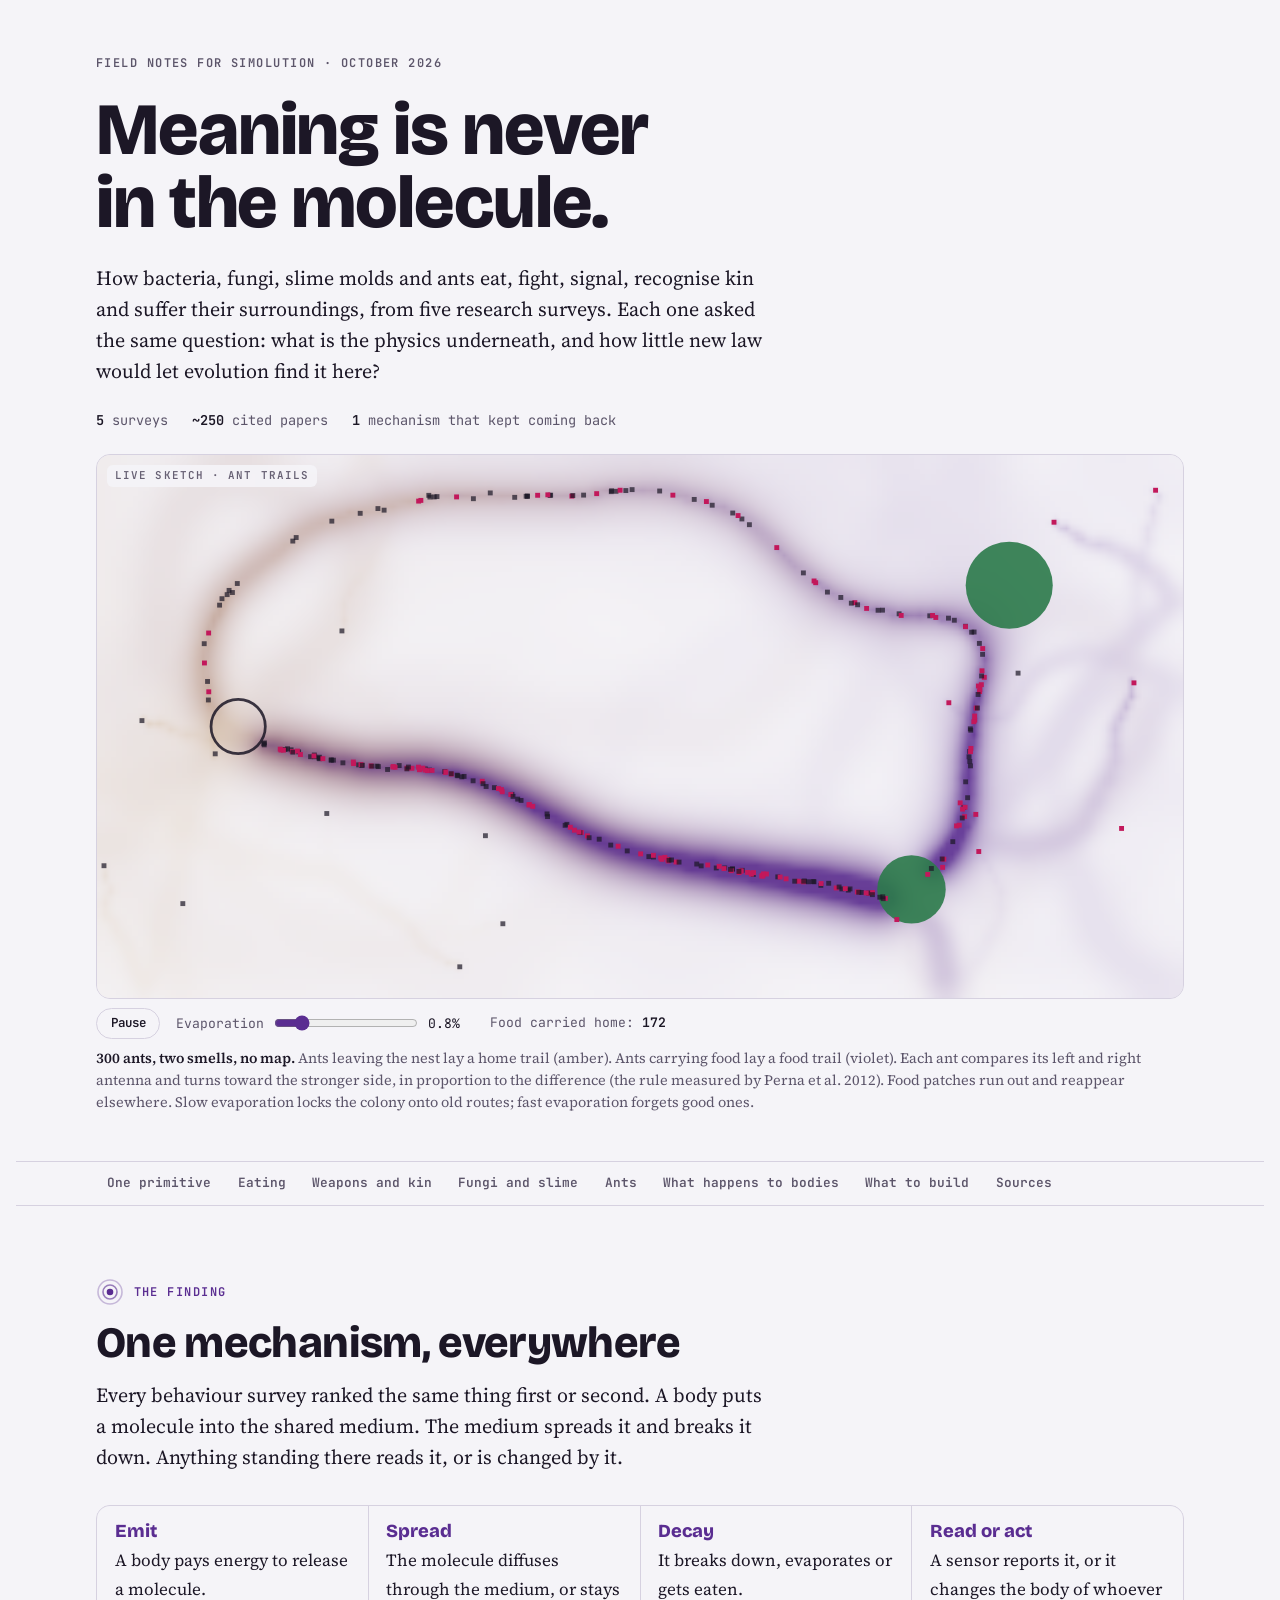
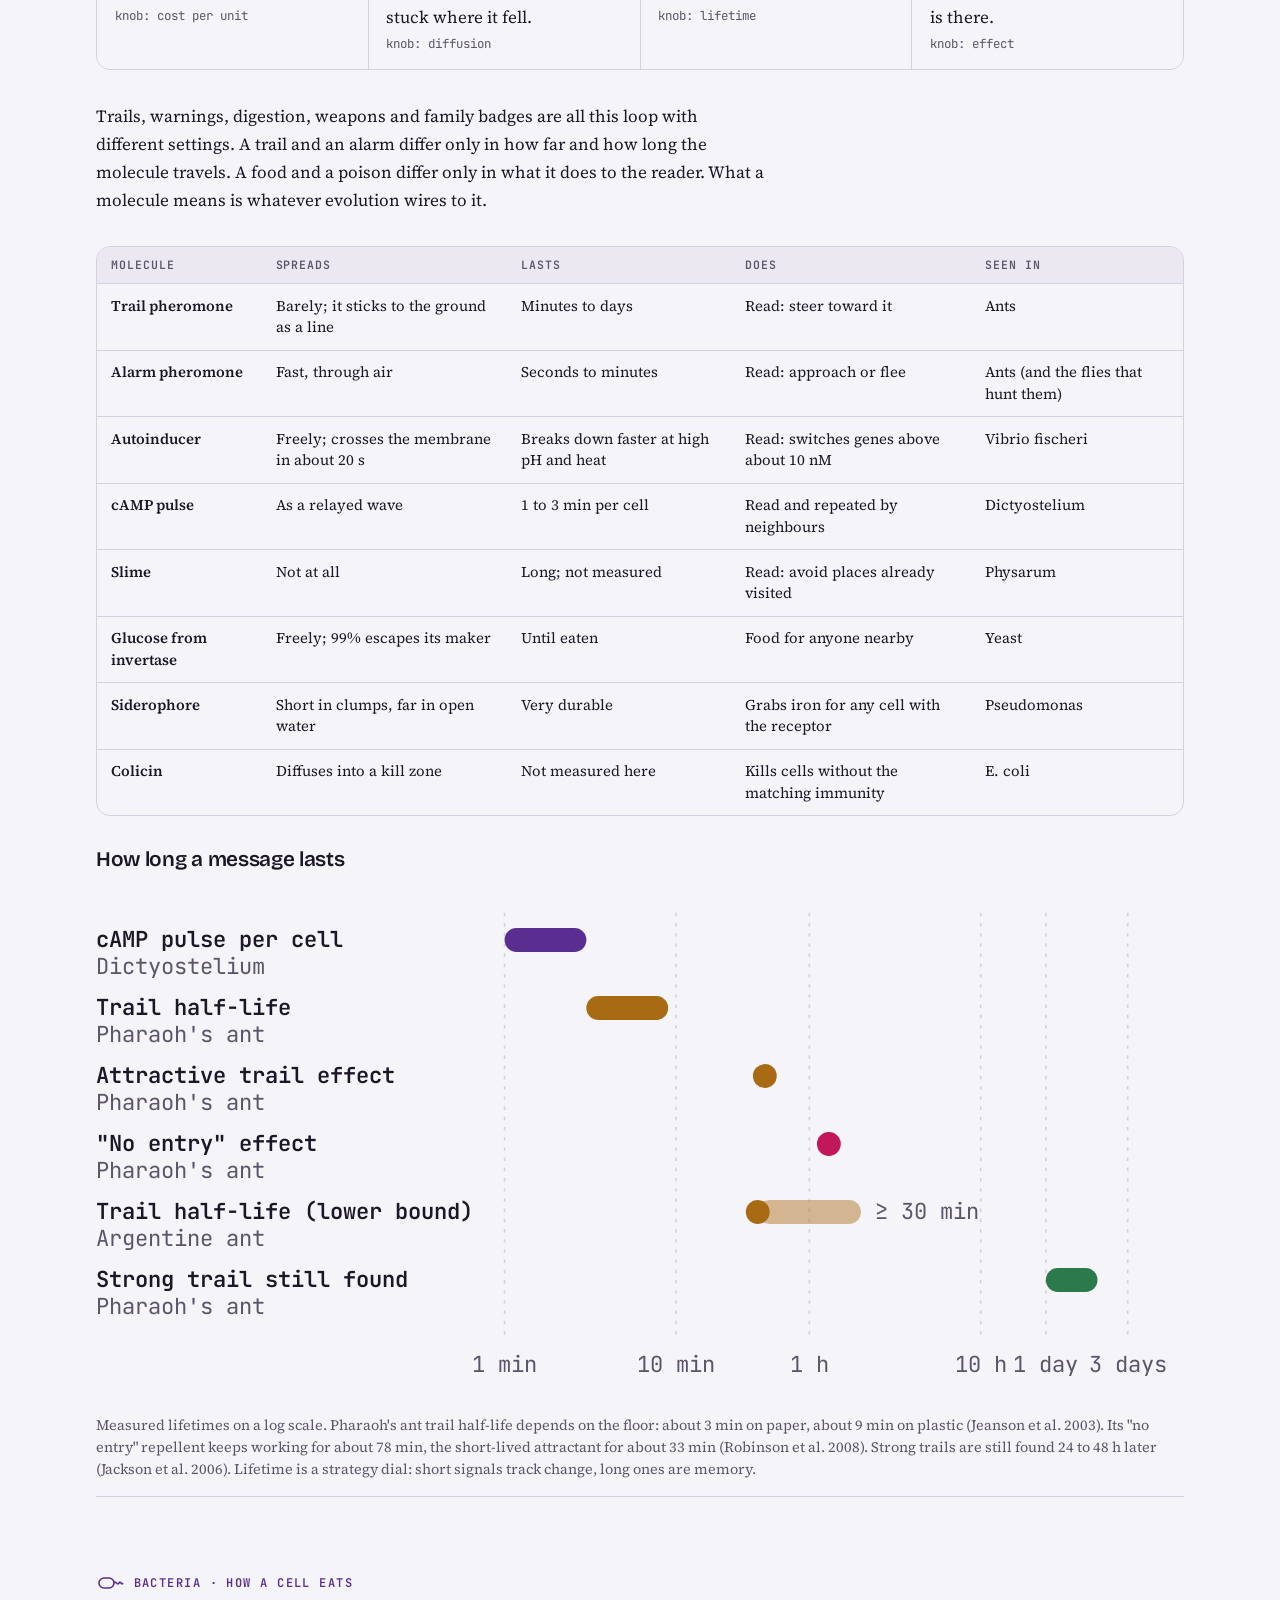
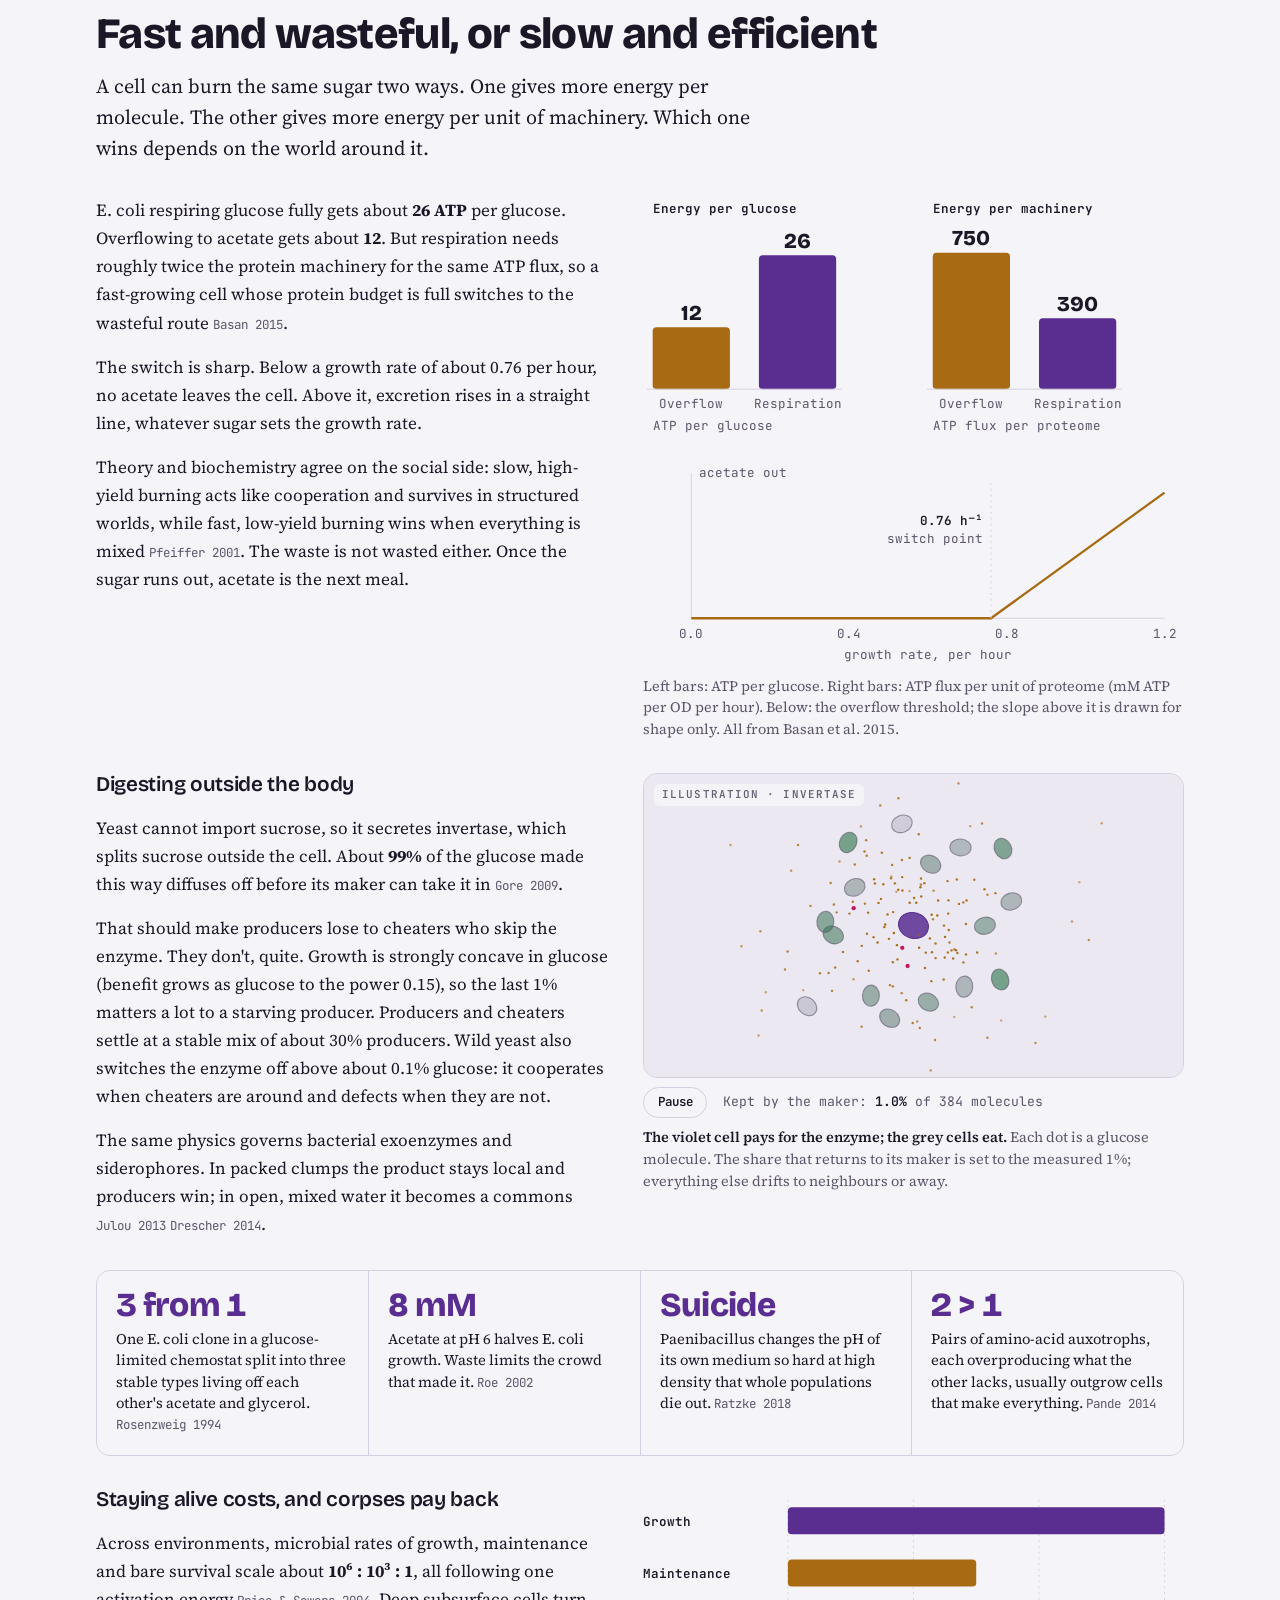
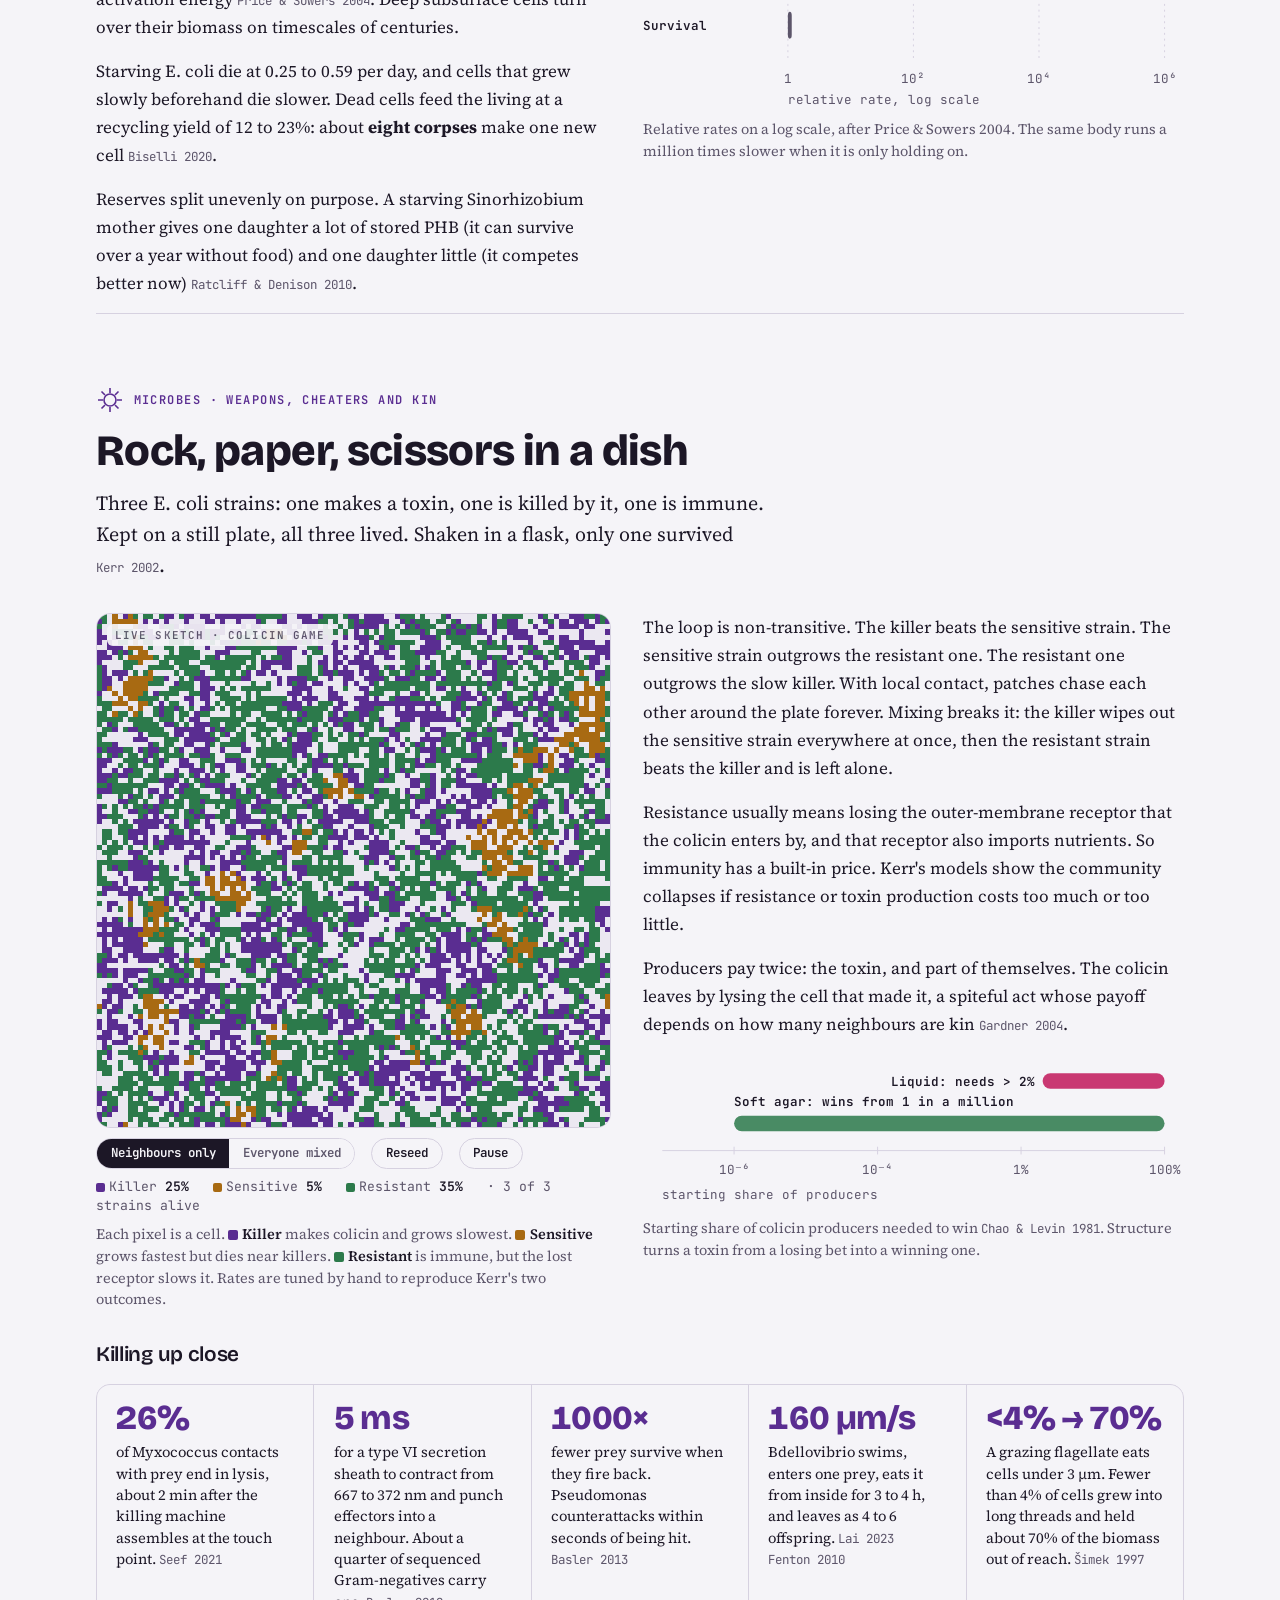
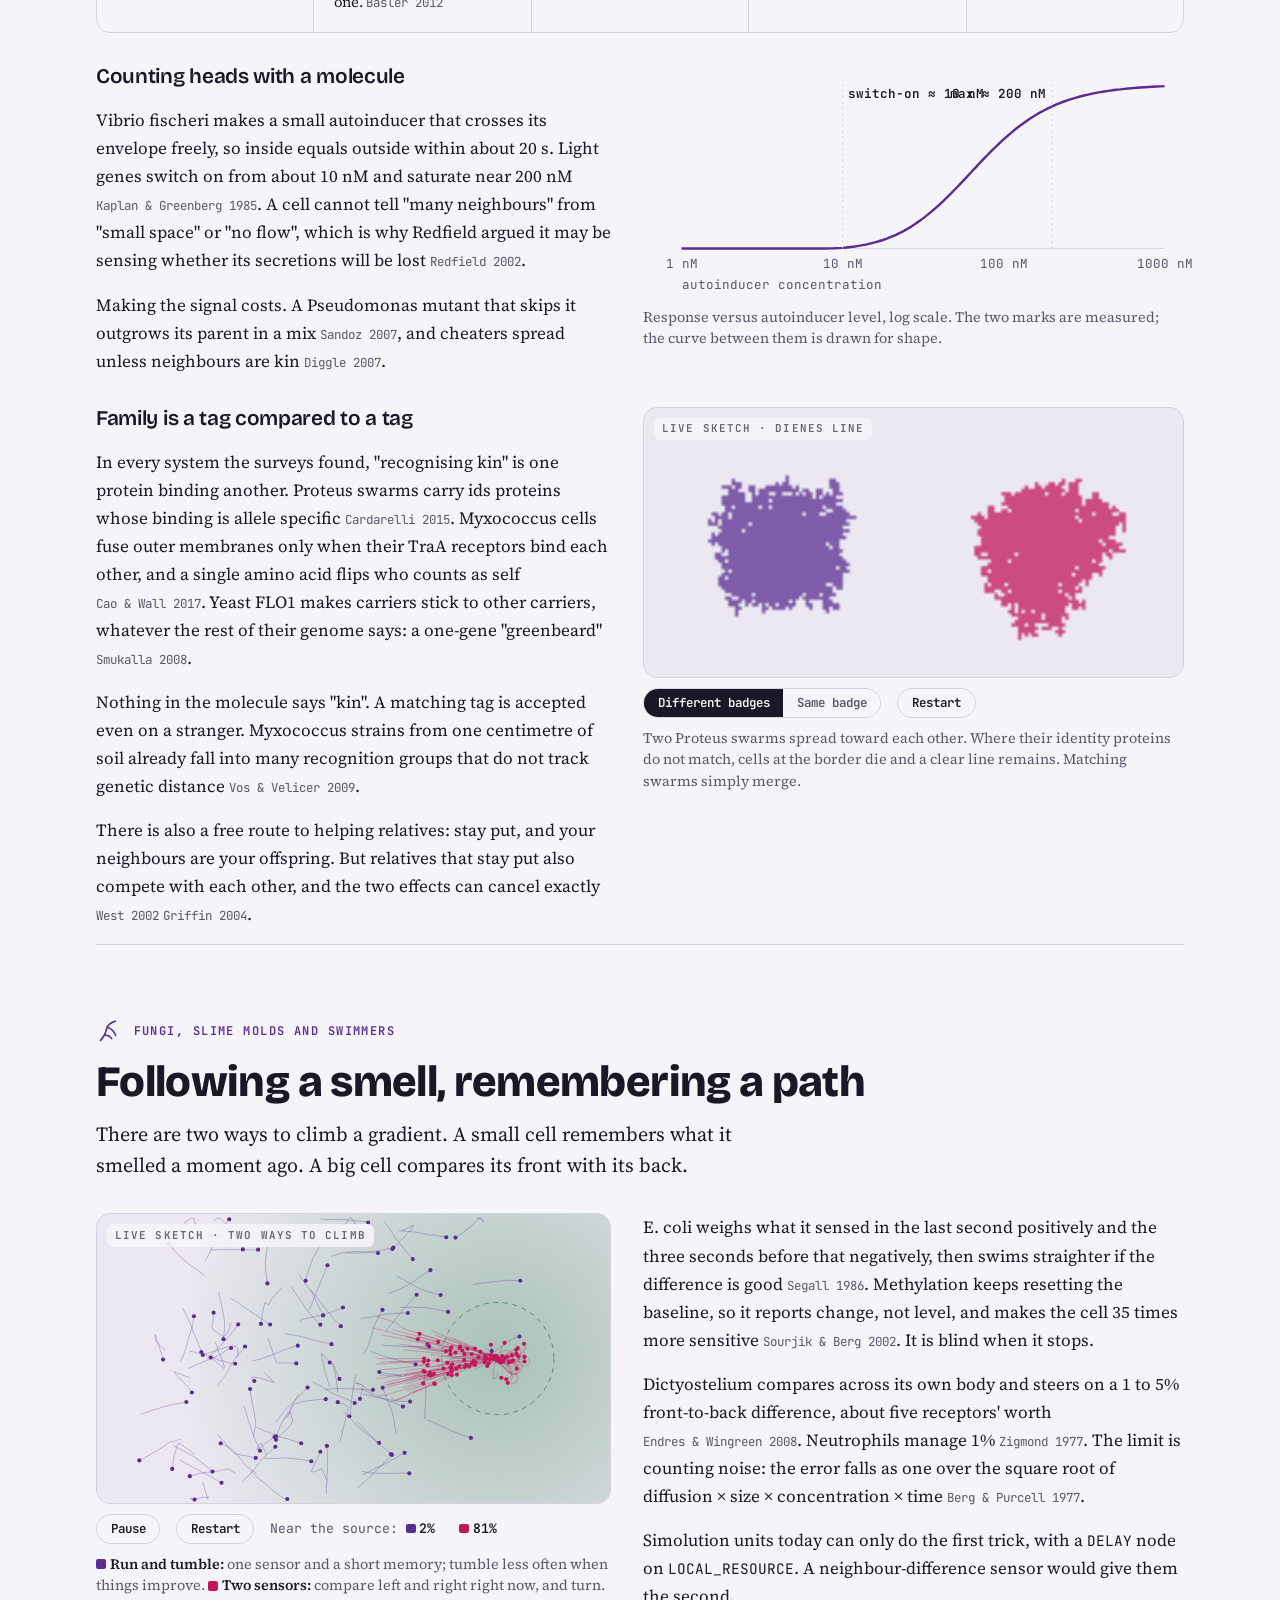
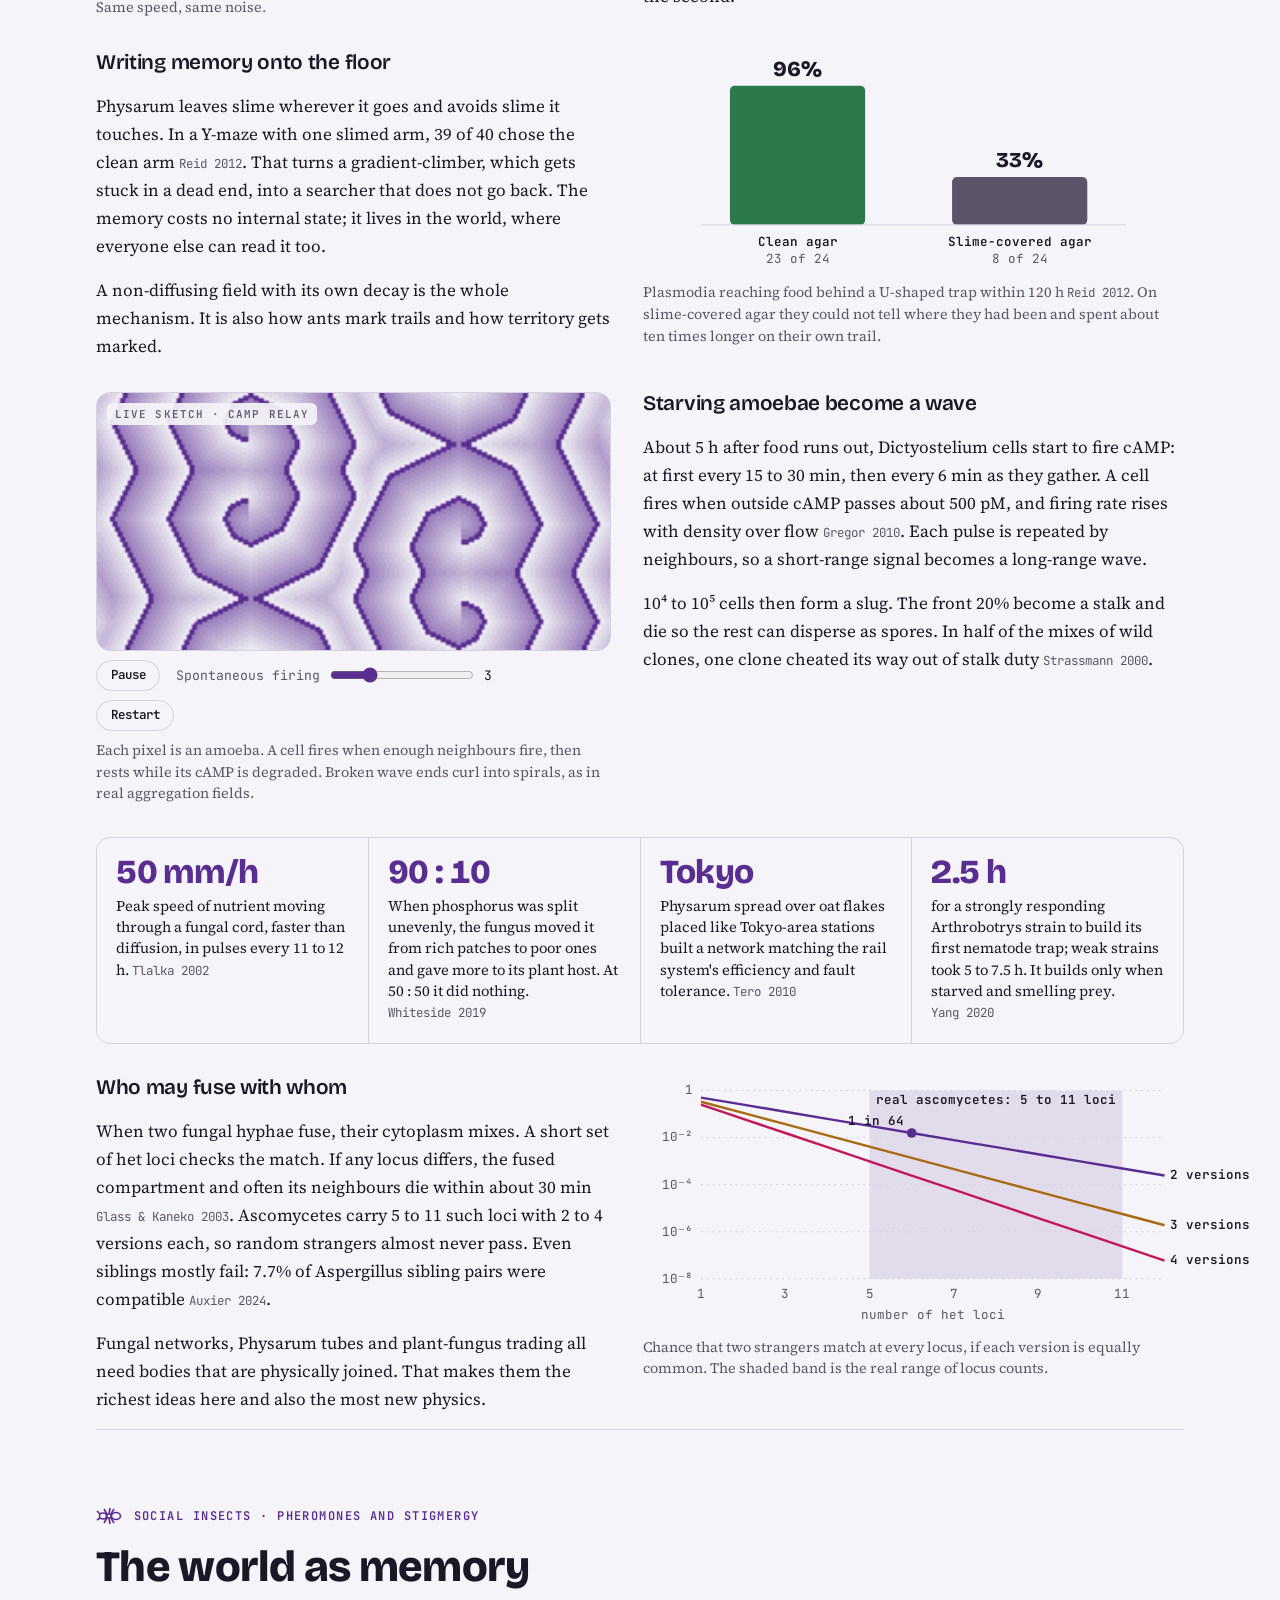
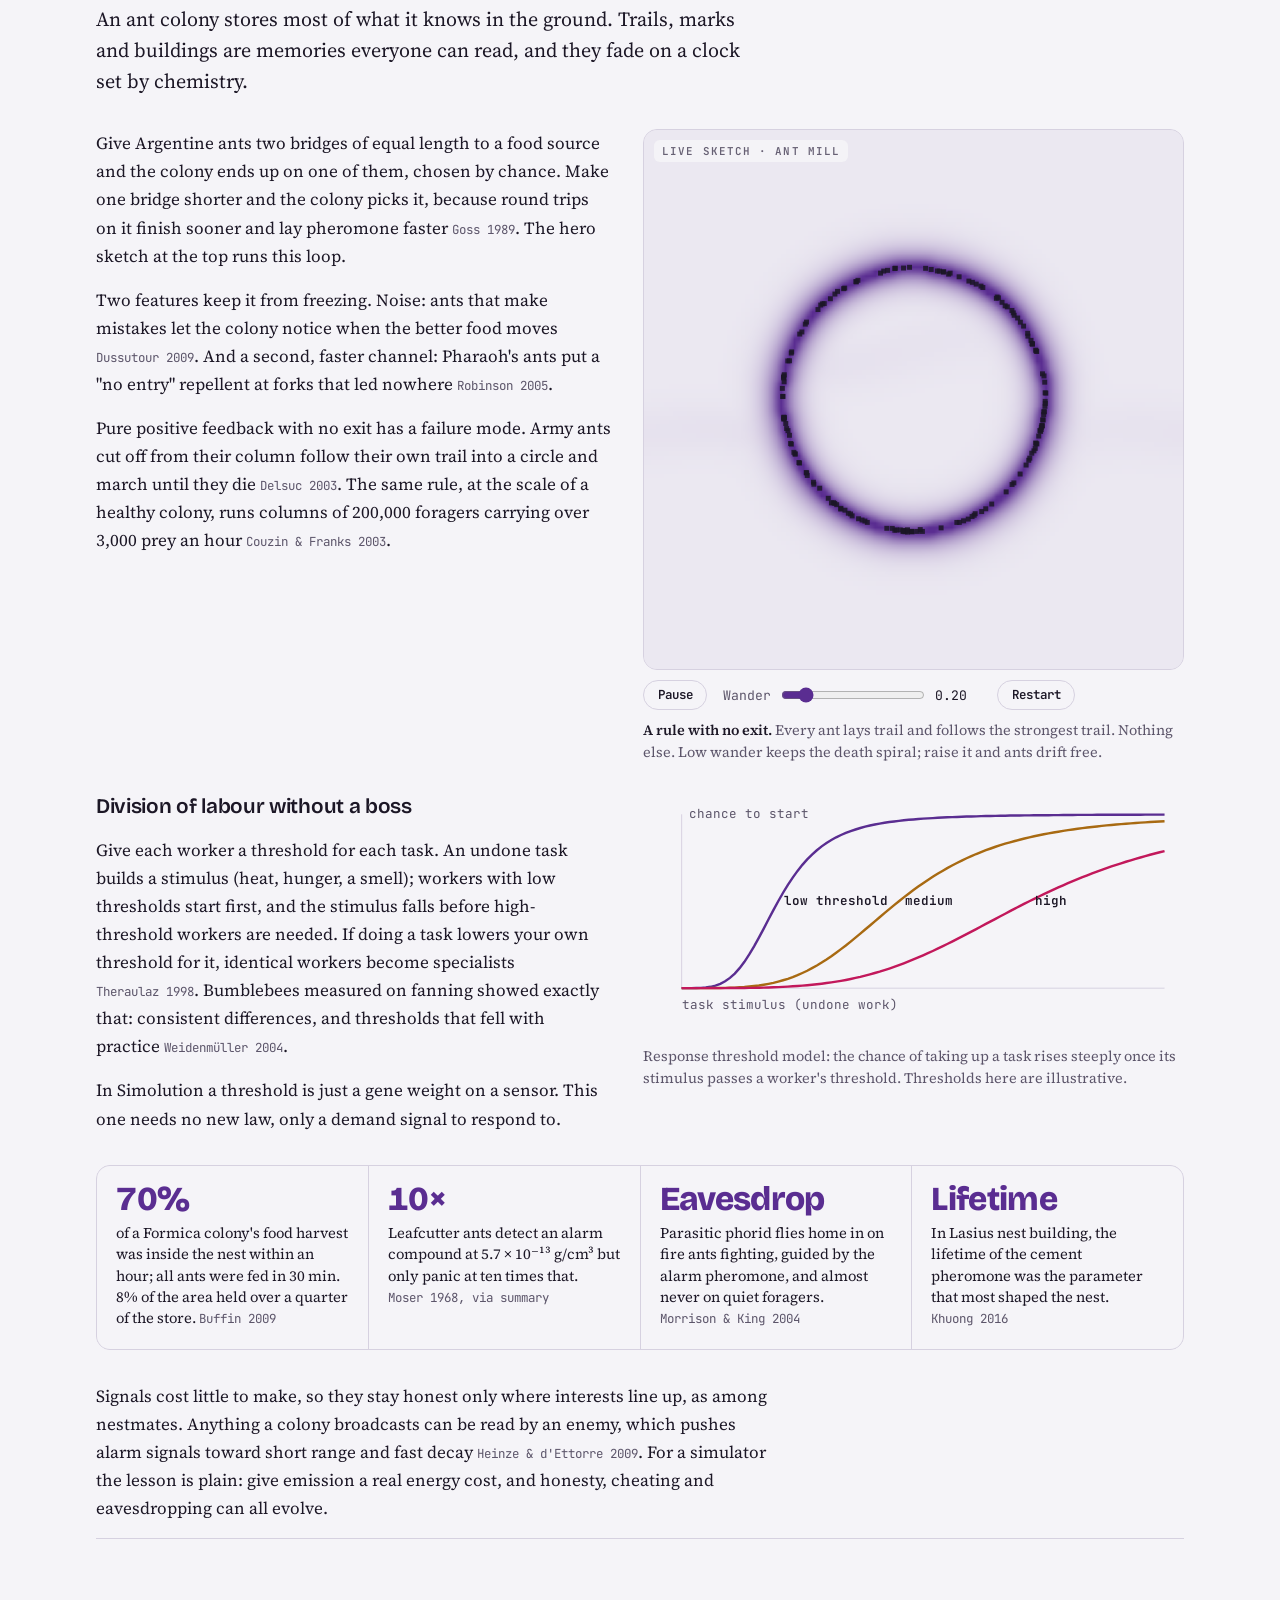
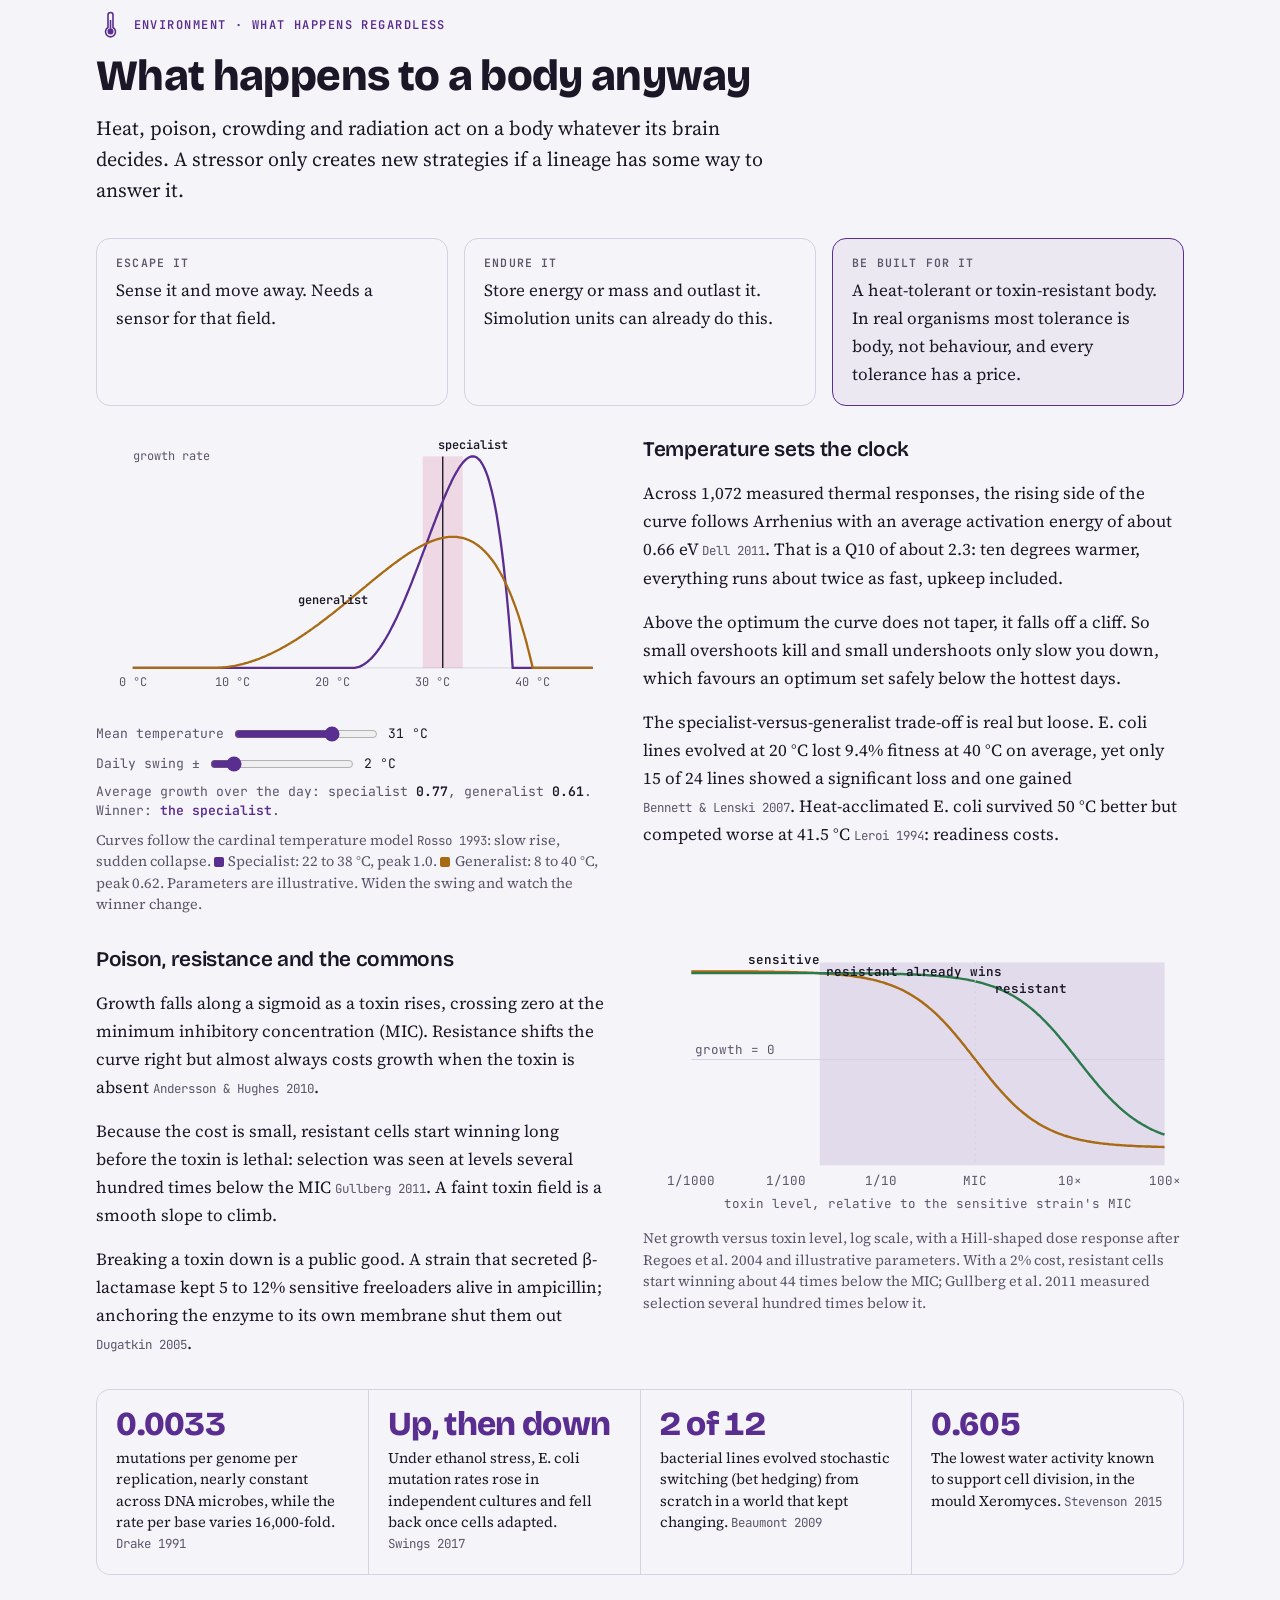
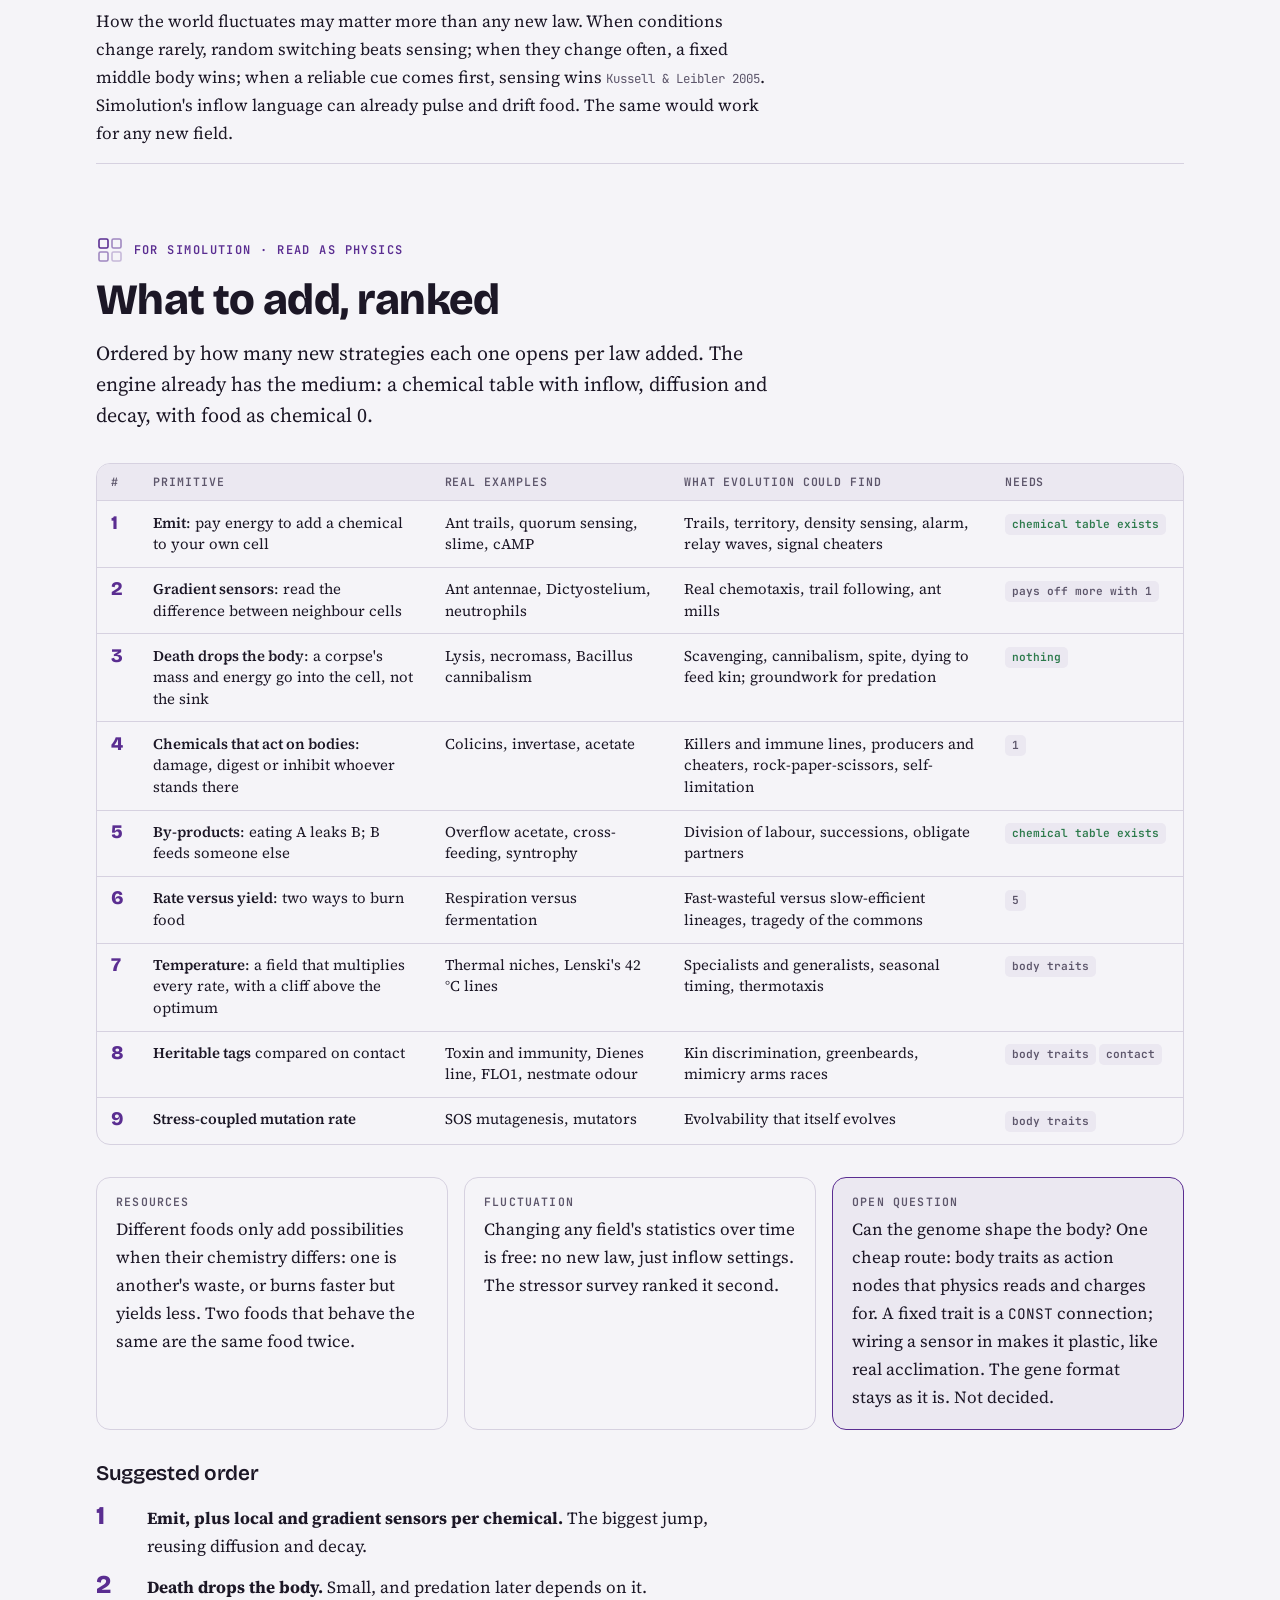
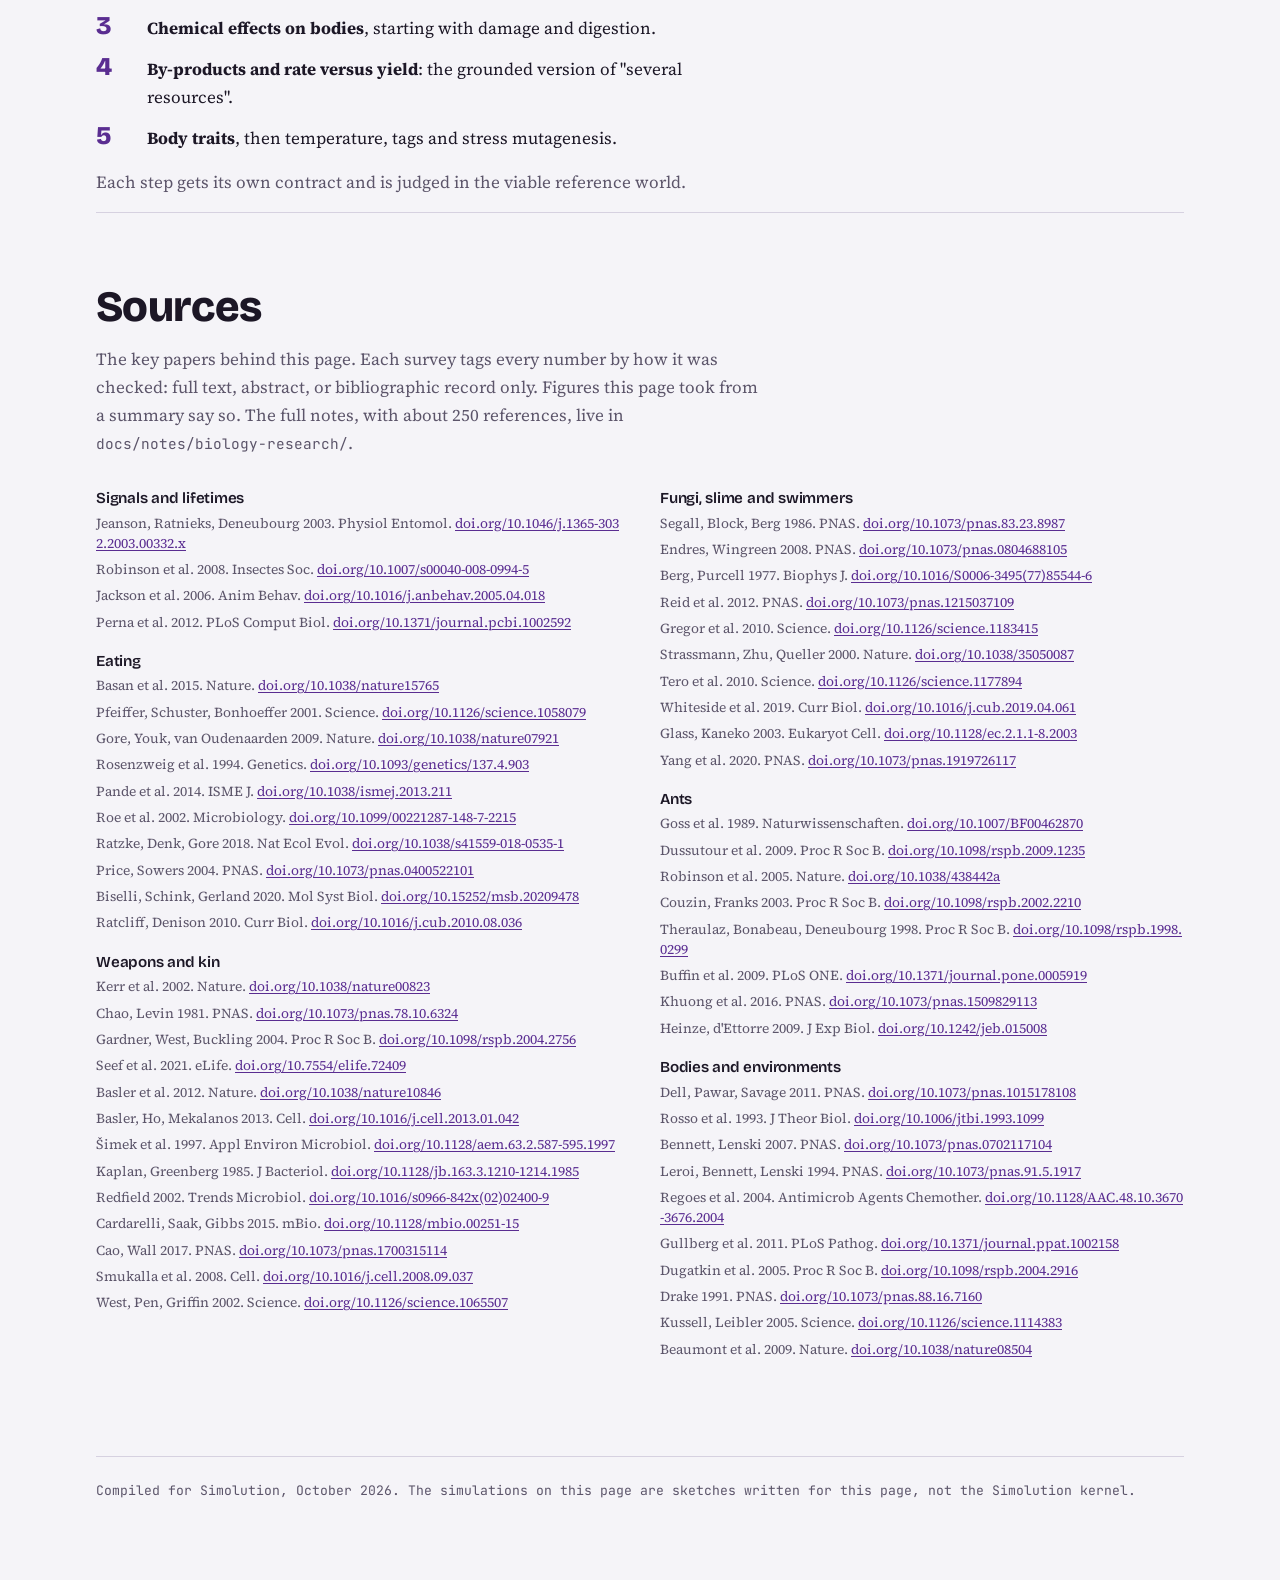
<file: docs/notes/biology-atlas.html>
<!doctype html>
<html lang="en">
<head>
<meta charset="utf-8">
<meta name="viewport" content="width=device-width, initial-scale=1, viewport-fit=cover">
<style>body{margin:0}img{max-width:100%}[hidden]{display:none!important}</style>
<title>Simolution Biology Atlas</title>
<link rel="preconnect" href="https://fonts.googleapis.com">
<link rel="preconnect" href="https://fonts.gstatic.com" crossorigin>
<link rel="stylesheet" href="https://fonts.googleapis.com/css2?family=Bricolage+Grotesque:opsz,wght@12..96,400;12..96,600;12..96,800&family=JetBrains+Mono:wght@400;600&family=Source+Serif+4:ital,opsz,wght@0,8..60,400;0,8..60,600;1,8..60,400&display=swap">
<style>
/* Layout: a stained-slide field guide. One reading column, figures break wider, every chapter opens on a live specimen. */
:root {
  --bg: #f5f4f8;
  --surface: #ebe8f1;
  --ink: #1c1726;
  --muted: #5c556a;
  --rule: #d6d1e0;
  --violet: #5a2d91;
  --safranin: #c2185b;
  --iodine: #a86a12;
  --chloro: #2c7a4b;
  --display: "Bricolage Grotesque", "Avenir Next", "Segoe UI", system-ui, sans-serif;
  --body: "Source Serif 4", "Iowan Old Style", Georgia, serif;
  --mono: "JetBrains Mono", ui-monospace, "SF Mono", Menlo, monospace;
  --col: 42rem;
  --wide: 68rem;
}
@media (prefers-color-scheme: dark) {
  :root:not([data-theme="light"]) {
    --bg: #121019; --surface: #1c1926; --ink: #ece8f4; --muted: #a59eb5; --rule: #312c3e;
    --violet: #a98be2; --safranin: #f0679a; --iodine: #e3aa4c; --chloro: #5fc68c;
    color-scheme: dark;
  }
}
:root[data-theme="dark"] {
  --bg: #121019; --surface: #1c1926; --ink: #ece8f4; --muted: #a59eb5; --rule: #312c3e;
  --violet: #a98be2; --safranin: #f0679a; --iodine: #e3aa4c; --chloro: #5fc68c;
  color-scheme: dark;
}
* { box-sizing: border-box; }
body {
  background: var(--bg); color: var(--ink);
  font: 400 1.0625rem/1.65 var(--body);
  padding-left: max(16px, env(safe-area-inset-left, 0px));
  padding-right: max(16px, env(safe-area-inset-right, 0px));
  padding-block: 0 4rem;
  -webkit-font-smoothing: antialiased;
}
a { color: var(--violet); text-underline-offset: 2px; }
a:focus-visible, button:focus-visible, input:focus-visible, label:focus-within { outline: 2px solid var(--safranin); outline-offset: 2px; border-radius: 4px; }
h1, h2, h3 { font-family: var(--display); text-wrap: balance; margin: 0; letter-spacing: -0.015em; }
h1 { font-size: clamp(2.4rem, 7vw, 4.6rem); font-weight: 800; line-height: 0.98; }
h2 { font-size: clamp(1.8rem, 4.2vw, 2.7rem); font-weight: 800; line-height: 1.05; }
h3 { font-size: 1.3rem; font-weight: 600; line-height: 1.2; }
p { margin: 0; }
.wrap { max-width: var(--wide); margin: 0 auto; }
.col { max-width: var(--col); }
.eyebrow, .kicker { font: 600 0.75rem/1.2 var(--mono); text-transform: uppercase; letter-spacing: 0.12em; color: var(--muted); }
.kicker { color: var(--violet); display: flex; align-items: center; gap: 0.6rem; }
.kicker svg { width: 28px; height: 28px; flex: none; }
.lede { font-size: 1.25rem; line-height: 1.55; color: var(--ink); }
.muted { color: var(--muted); }
.mono { font-family: var(--mono); font-size: 0.85em; }
.cite { font: 400 0.78rem/1 var(--mono); color: var(--muted); white-space: nowrap; }

header.hero { padding-block: 3.5rem 2rem; display: grid; gap: 1.5rem; }
.hero .meta { display: flex; flex-wrap: wrap; gap: 0.5rem 1.5rem; font: 400 0.85rem/1.4 var(--mono); color: var(--muted); }
.hero .meta b { color: var(--ink); font-weight: 600; }

nav.toc { position: sticky; top: env(safe-area-inset-top, 0px); z-index: 5; background: var(--bg); border-block: 1px solid var(--rule); margin-block: 1rem 0; }
nav.toc .scroller { display: flex; gap: 0.25rem; overflow-x: auto; padding-block: 0.5rem; scrollbar-width: none; }
nav.toc a { flex: none; font: 600 0.8rem/1 var(--mono); color: var(--muted); text-decoration: none; padding: 0.45rem 0.7rem; border-radius: 999px; }
nav.toc a:hover { color: var(--ink); background: var(--surface); }

section.chapter { padding-block: 4.5rem 1rem; display: grid; gap: 2rem; border-top: 1px solid var(--rule); }
section.chapter:first-of-type { border-top: 0; }
.chapter > .head { display: grid; gap: 0.9rem; }
.block { display: grid; gap: 1rem; }
.prose { display: grid; gap: 1rem; }
.split { display: grid; gap: 2rem; align-items: start; }
@media (min-width: 900px) { .split { grid-template-columns: minmax(0, 1fr) minmax(0, 1.05fr); } .split.flip > :first-child { order: 2; } }
.split > * { min-width: 0; }

figure { margin: 0; display: grid; gap: 0.6rem; min-width: 0; }
figcaption { font-size: 0.9rem; line-height: 1.5; color: var(--muted); }
figcaption b { color: var(--ink); font-weight: 600; }
.specimen { position: relative; border-radius: 14px; overflow: hidden; background: var(--surface); border: 1px solid var(--rule); }
.specimen canvas { display: block; width: 100%; aspect-ratio: 16 / 9; }
.specimen.square canvas { aspect-ratio: 1 / 1; }
.specimen.wide canvas { aspect-ratio: 2 / 1; }
@media (max-width: 560px) { .specimen.wide canvas { aspect-ratio: 16 / 10; } }
.specimen .tag { position: absolute; top: 10px; left: 10px; font: 600 0.68rem/1 var(--mono); letter-spacing: 0.1em; text-transform: uppercase; color: var(--muted); background: var(--bg); padding: 0.35rem 0.5rem; border-radius: 6px; opacity: 0.92; }
.controls { display: flex; flex-wrap: wrap; align-items: center; gap: 0.6rem 1rem; font: 400 0.82rem/1.3 var(--mono); color: var(--muted); }
.controls label { display: inline-flex; align-items: center; gap: 0.5rem; }
.controls input[type="range"] { width: 9rem; accent-color: var(--violet); }
.controls output { color: var(--ink); min-width: 3.5em; font-variant-numeric: tabular-nums; }
button.btn { font: 600 0.78rem/1 var(--mono); color: var(--ink); background: var(--bg); border: 1px solid var(--rule); border-radius: 999px; padding: 0.5rem 0.85rem; cursor: pointer; }
button.btn:hover { border-color: var(--violet); color: var(--violet); }
button.btn[aria-pressed="true"] { background: var(--violet); border-color: var(--violet); color: var(--bg); }
.seg { display: inline-flex; border: 1px solid var(--rule); border-radius: 999px; overflow: hidden; }
.seg button { font: 600 0.78rem/1 var(--mono); border: 0; background: var(--bg); color: var(--muted); padding: 0.5rem 0.85rem; cursor: pointer; }
.seg button[aria-pressed="true"] { background: var(--ink); color: var(--bg); }
.readout { font: 400 0.82rem/1.4 var(--mono); color: var(--muted); font-variant-numeric: tabular-nums; }
.readout b { color: var(--ink); font-weight: 600; }
.sw { display: inline-block; width: 0.7em; height: 0.7em; border-radius: 2px; vertical-align: -0.05em; margin-right: 0.3em; }

.facts { display: grid; grid-template-columns: repeat(auto-fit, minmax(13.5rem, 1fr)); gap: 1px; background: var(--rule); border: 1px solid var(--rule); border-radius: 14px; overflow: hidden; }
.fact { background: var(--bg); padding: 1.1rem 1.2rem 1.2rem; display: grid; gap: 0.4rem; align-content: start; }
.fact .n { font: 800 2.1rem/1 var(--display); letter-spacing: -0.02em; color: var(--violet); font-variant-numeric: tabular-nums; }
.fact p { font-size: 0.92rem; line-height: 1.45; }

.chart { width: 100%; height: auto; display: block; overflow: visible; }
.chart .ax { stroke: var(--rule); stroke-width: 1; fill: none; }
.chart .grid { stroke: var(--rule); stroke-width: 1; stroke-dasharray: 2 4; fill: none; }
.chart .lbl { fill: var(--muted); font: 400 13px var(--mono); }
.chart .lbl-ink { fill: var(--ink); font: 600 13px var(--mono); }
.chart .big { fill: var(--ink); font: 800 22px var(--display); }
.chart .f-violet { fill: var(--violet); } .chart .f-safranin { fill: var(--safranin); } .chart .f-iodine { fill: var(--iodine); } .chart .f-chloro { fill: var(--chloro); } .chart .f-muted { fill: var(--muted); } .chart .f-surface { fill: var(--surface); }
.chart .s-violet { stroke: var(--violet); fill: none; stroke-width: 2.5; } .chart .s-safranin { stroke: var(--safranin); fill: none; stroke-width: 2.5; } .chart .s-iodine { stroke: var(--iodine); fill: none; stroke-width: 2.5; } .chart .s-chloro { stroke: var(--chloro); fill: none; stroke-width: 2.5; } .chart .s-ink { stroke: var(--ink); fill: none; stroke-width: 1.5; }
.chart .band { fill: var(--violet); opacity: 0.12; }
.chart .band-s { fill: var(--safranin); opacity: 0.13; }

.loop { display: grid; gap: 1px; grid-template-columns: repeat(auto-fit, minmax(11rem, 1fr)); background: var(--rule); border: 1px solid var(--rule); border-radius: 14px; overflow: hidden; }
.loop > div { background: var(--bg); padding: 1rem 1.1rem; display: grid; gap: 0.35rem; align-content: start; }
.loop .step { font: 800 1.15rem/1 var(--display); color: var(--violet); }
.loop .knob { font: 400 0.78rem/1.35 var(--mono); color: var(--muted); }

.tablewrap { overflow-x: auto; border: 1px solid var(--rule); border-radius: 14px; }
table { border-collapse: collapse; width: 100%; min-width: 40rem; font-size: 0.93rem; line-height: 1.45; }
th, td { text-align: left; vertical-align: top; padding: 0.7rem 0.9rem; border-bottom: 1px solid var(--rule); }
th { font: 600 0.72rem/1.2 var(--mono); text-transform: uppercase; letter-spacing: 0.08em; color: var(--muted); background: var(--surface); }
tr:last-child td { border-bottom: 0; }
td.rank { font: 800 1.2rem/1 var(--display); color: var(--violet); width: 2.5rem; }
td b { font-weight: 600; }
.chip { display: inline-block; font: 600 0.7rem/1 var(--mono); padding: 0.3rem 0.45rem; border-radius: 5px; background: var(--surface); color: var(--muted); white-space: nowrap; margin: 0.1rem 0.15rem 0.1rem 0; }
.chip.go { color: var(--chloro); }

.three { display: grid; gap: 1rem; grid-template-columns: repeat(auto-fit, minmax(14rem, 1fr)); }
.card { border: 1px solid var(--rule); border-radius: 14px; padding: 1.1rem 1.2rem; display: grid; gap: 0.45rem; align-content: start; background: var(--bg); }
.card .lab { font: 600 0.72rem/1 var(--mono); letter-spacing: 0.1em; text-transform: uppercase; color: var(--muted); }
.card.callout { border-color: var(--violet); background: var(--surface); }

ol.order { margin: 0; padding: 0; list-style: none; counter-reset: o; display: grid; gap: 0.75rem; }
ol.order li { counter-increment: o; display: grid; grid-template-columns: 2.4rem minmax(0,1fr); gap: 0.8rem; align-items: baseline; }
ol.order li::before { content: counter(o); font: 800 1.6rem/1 var(--display); color: var(--violet); }

.refs { columns: 2 22rem; column-gap: 2.5rem; font-size: 0.86rem; line-height: 1.45; }
.refs h3 { font-size: 0.95rem; margin: 1.2rem 0 0.4rem; break-after: avoid; }
.refs h3:first-child { margin-top: 0; }
.refs p { break-inside: avoid; margin-bottom: 0.4rem; color: var(--muted); }
.refs p a { word-break: break-all; }
footer { margin-top: 4rem; padding-top: 1.5rem; border-top: 1px solid var(--rule); font: 400 0.82rem/1.5 var(--mono); color: var(--muted); }

@media (prefers-reduced-motion: reduce) { * { scroll-behavior: auto !important; } }
</style>
</head>
<body>
<div class="wrap">
<header class="hero">
  <div class="eyebrow">Field notes for Simolution · October 2026</div>
  <h1>Meaning is never<br>in the molecule.</h1>
  <p class="lede col">How bacteria, fungi, slime molds and ants eat, fight, signal, recognise kin and suffer their surroundings, from five research surveys. Each one asked the same question: what is the physics underneath, and how little new law would let evolution find it here?</p>
  <div class="meta"><span><b>5</b> surveys</span><span><b>~250</b> cited papers</span><span><b>1</b> mechanism that kept coming back</span></div>
  <figure>
    <div class="specimen wide" id="sim-hero"><canvas aria-label="Simulation of ants forming pheromone trails between a nest and food patches"></canvas><span class="tag">Live sketch · ant trails</span></div>
    <div class="controls">
      <button class="btn play" type="button">Pause</button>
      <label for="hero-evap">Evaporation <input type="range" id="hero-evap" min="0.002" max="0.04" step="0.001" value="0.008"><output id="hero-evap-out">0.8%</output></label>
      <span class="readout" id="hero-read">Food carried home: <b>0</b></span>
    </div>
    <figcaption><b>300 ants, two smells, no map.</b> Ants leaving the nest lay a home trail (amber). Ants carrying food lay a food trail (violet). Each ant compares its left and right antenna and turns toward the stronger side, in proportion to the difference (the rule measured by Perna et al. 2012). Food patches run out and reappear elsewhere. Slow evaporation locks the colony onto old routes; fast evaporation forgets good ones.</figcaption>
  </figure>
</header>
</div>

<nav class="toc" aria-label="Chapters"><div class="wrap scroller">
  <a href="#primitive">One primitive</a><a href="#eating">Eating</a><a href="#weapons">Weapons and kin</a><a href="#following">Fungi and slime</a><a href="#ants">Ants</a><a href="#bodies">What happens to bodies</a><a href="#build">What to build</a><a href="#sources">Sources</a>
</div></nav>

<main class="wrap">

<!-- ============ PRIMITIVE ============ -->
<section class="chapter" id="primitive">
  <div class="head">
    <div class="kicker"><svg viewBox="0 0 28 28" fill="none" stroke="currentColor" stroke-width="1.6"><circle cx="14" cy="14" r="2.5" fill="currentColor"/><circle cx="14" cy="14" r="7" opacity=".6"/><circle cx="14" cy="14" r="12" opacity=".3"/></svg>The finding</div>
    <h2>One mechanism, everywhere</h2>
    <p class="lede col">Every behaviour survey ranked the same thing first or second. A body puts a molecule into the shared medium. The medium spreads it and breaks it down. Anything standing there reads it, or is changed by it.</p>
  </div>
  <div class="loop" role="list">
    <div role="listitem"><span class="step">Emit</span><p>A body pays energy to release a molecule.</p><span class="knob">knob: cost per unit</span></div>
    <div role="listitem"><span class="step">Spread</span><p>The molecule diffuses through the medium, or stays stuck where it fell.</p><span class="knob">knob: diffusion</span></div>
    <div role="listitem"><span class="step">Decay</span><p>It breaks down, evaporates or gets eaten.</p><span class="knob">knob: lifetime</span></div>
    <div role="listitem"><span class="step">Read or act</span><p>A sensor reports it, or it changes the body of whoever is there.</p><span class="knob">knob: effect</span></div>
  </div>
  <div class="prose col">
    <p>Trails, warnings, digestion, weapons and family badges are all this loop with different settings. A trail and an alarm differ only in how far and how long the molecule travels. A food and a poison differ only in what it does to the reader. What a molecule means is whatever evolution wires to it.</p>
  </div>
  <div class="tablewrap">
    <table>
      <thead><tr><th>Molecule</th><th>Spreads</th><th>Lasts</th><th>Does</th><th>Seen in</th></tr></thead>
      <tbody>
        <tr><td><b>Trail pheromone</b></td><td>Barely; it sticks to the ground as a line</td><td>Minutes to days</td><td>Read: steer toward it</td><td>Ants</td></tr>
        <tr><td><b>Alarm pheromone</b></td><td>Fast, through air</td><td>Seconds to minutes</td><td>Read: approach or flee</td><td>Ants (and the flies that hunt them)</td></tr>
        <tr><td><b>Autoinducer</b></td><td>Freely; crosses the membrane in about 20 s</td><td>Breaks down faster at high pH and heat</td><td>Read: switches genes above about 10 nM</td><td>Vibrio fischeri</td></tr>
        <tr><td><b>cAMP pulse</b></td><td>As a relayed wave</td><td>1 to 3 min per cell</td><td>Read and repeated by neighbours</td><td>Dictyostelium</td></tr>
        <tr><td><b>Slime</b></td><td>Not at all</td><td>Long; not measured</td><td>Read: avoid places already visited</td><td>Physarum</td></tr>
        <tr><td><b>Glucose from invertase</b></td><td>Freely; 99% escapes its maker</td><td>Until eaten</td><td>Food for anyone nearby</td><td>Yeast</td></tr>
        <tr><td><b>Siderophore</b></td><td>Short in clumps, far in open water</td><td>Very durable</td><td>Grabs iron for any cell with the receptor</td><td>Pseudomonas</td></tr>
        <tr><td><b>Colicin</b></td><td>Diffuses into a kill zone</td><td>Not measured here</td><td>Kills cells without the matching immunity</td><td>E. coli</td></tr>
      </tbody>
    </table>
  </div>
  <figure class="block">
    <h3>How long a message lasts</h3>
    <svg class="chart" id="ch-life" viewBox="0 0 640 300" role="img" aria-label="Log time chart of how long chemical signals last, from minutes to days"></svg>
    <figcaption>Measured lifetimes on a log scale. Pharaoh's ant trail half-life depends on the floor: about 3 min on paper, about 9 min on plastic (Jeanson et al. 2003). Its "no entry" repellent keeps working for about 78 min, the short-lived attractant for about 33 min (Robinson et al. 2008). Strong trails are still found 24 to 48 h later (Jackson et al. 2006). Lifetime is a strategy dial: short signals track change, long ones are memory.</figcaption>
  </figure>
</section>

<!-- ============ EATING ============ -->
<section class="chapter" id="eating">
  <div class="head">
    <div class="kicker"><svg viewBox="0 0 28 28" fill="none" stroke="currentColor" stroke-width="1.6"><rect x="3" y="9" width="15" height="10" rx="5"/><path d="M18 14c2-3 3 3 5 0s2 3 4 0"/></svg>Bacteria · how a cell eats</div>
    <h2>Fast and wasteful, or slow and efficient</h2>
    <p class="lede col">A cell can burn the same sugar two ways. One gives more energy per molecule. The other gives more energy per unit of machinery. Which one wins depends on the world around it.</p>
  </div>
  <div class="split">
    <div class="prose">
      <p>E. coli respiring glucose fully gets about <b>26 ATP</b> per glucose. Overflowing to acetate gets about <b>12</b>. But respiration needs roughly twice the protein machinery for the same ATP flux, so a fast-growing cell whose protein budget is full switches to the wasteful route <span class="cite">Basan 2015</span>.</p>
      <p>The switch is sharp. Below a growth rate of about 0.76 per hour, no acetate leaves the cell. Above it, excretion rises in a straight line, whatever sugar sets the growth rate.</p>
      <p>Theory and biochemistry agree on the social side: slow, high-yield burning acts like cooperation and survives in structured worlds, while fast, low-yield burning wins when everything is mixed <span class="cite">Pfeiffer 2001</span>. The waste is not wasted either. Once the sugar runs out, acetate is the next meal.</p>
    </div>
    <div class="block">
      <figure><svg class="chart" id="ch-atp" viewBox="0 0 560 250" role="img" aria-label="Bar chart: respiration yields 26 ATP per glucose versus 12 for overflow; overflow delivers 750 versus 390 units of ATP flux per proteome"></svg></figure>
      <figure><svg class="chart" id="ch-acetate" viewBox="0 0 560 220" role="img" aria-label="Line chart: acetate excretion is zero below growth rate 0.76 per hour and rises linearly above"></svg>
      <figcaption>Left bars: ATP per glucose. Right bars: ATP flux per unit of proteome (mM ATP per OD per hour). Below: the overflow threshold; the slope above it is drawn for shape only. All from Basan et al. 2015.</figcaption></figure>
    </div>
  </div>

  <div class="split flip">
    <figure>
      <div class="specimen" id="sim-invertase"><canvas aria-label="Animation of a yeast cell releasing glucose that drifts away to neighbours"></canvas><span class="tag">Illustration · invertase</span></div>
      <div class="controls"><button class="btn play" type="button">Pause</button><span class="readout" id="inv-read">Kept by the maker: <b>1.0%</b></span></div>
      <figcaption><b>The violet cell pays for the enzyme; the grey cells eat.</b> Each dot is a glucose molecule. The share that returns to its maker is set to the measured 1%; everything else drifts to neighbours or away.</figcaption>
    </figure>
    <div class="prose">
      <h3>Digesting outside the body</h3>
      <p>Yeast cannot import sucrose, so it secretes invertase, which splits sucrose outside the cell. About <b>99%</b> of the glucose made this way diffuses off before its maker can take it in <span class="cite">Gore 2009</span>.</p>
      <p>That should make producers lose to cheaters who skip the enzyme. They don't, quite. Growth is strongly concave in glucose (benefit grows as glucose to the power 0.15), so the last 1% matters a lot to a starving producer. Producers and cheaters settle at a stable mix of about 30% producers. Wild yeast also switches the enzyme off above about 0.1% glucose: it cooperates when cheaters are around and defects when they are not.</p>
      <p>The same physics governs bacterial exoenzymes and siderophores. In packed clumps the product stays local and producers win; in open, mixed water it becomes a commons <span class="cite">Julou 2013</span> <span class="cite">Drescher 2014</span>.</p>
    </div>
  </div>

  <div class="facts">
    <div class="fact"><span class="n">3 from 1</span><p>One E. coli clone in a glucose-limited chemostat split into three stable types living off each other's acetate and glycerol. <span class="cite">Rosenzweig 1994</span></p></div>
    <div class="fact"><span class="n">8 mM</span><p>Acetate at pH 6 halves E. coli growth. Waste limits the crowd that made it. <span class="cite">Roe 2002</span></p></div>
    <div class="fact"><span class="n">Suicide</span><p>Paenibacillus changes the pH of its own medium so hard at high density that whole populations die out. <span class="cite">Ratzke 2018</span></p></div>
    <div class="fact"><span class="n">2 &gt; 1</span><p>Pairs of amino-acid auxotrophs, each overproducing what the other lacks, usually outgrow cells that make everything. <span class="cite">Pande 2014</span></p></div>
  </div>

  <div class="split">
    <div class="prose">
      <h3>Staying alive costs, and corpses pay back</h3>
      <p>Across environments, microbial rates of growth, maintenance and bare survival scale about <b>10⁶ : 10³ : 1</b>, all following one activation energy <span class="cite">Price &amp; Sowers 2004</span>. Deep subsurface cells turn over their biomass on timescales of centuries.</p>
      <p>Starving E. coli die at 0.25 to 0.59 per day, and cells that grew slowly beforehand die slower. Dead cells feed the living at a recycling yield of 12 to 23%: about <b>eight corpses</b> make one new cell <span class="cite">Biselli 2020</span>.</p>
      <p>Reserves split unevenly on purpose. A starving Sinorhizobium mother gives one daughter a lot of stored PHB (it can survive over a year without food) and one daughter little (it competes better now) <span class="cite">Ratcliff &amp; Denison 2010</span>.</p>
    </div>
    <figure><svg class="chart" id="ch-rates" viewBox="0 0 560 230" role="img" aria-label="Log bar chart: growth to maintenance to survival rates scale one million to one thousand to one"></svg>
    <figcaption>Relative rates on a log scale, after Price &amp; Sowers 2004. The same body runs a million times slower when it is only holding on.</figcaption></figure>
  </div>
</section>

<!-- ============ WEAPONS ============ -->
<section class="chapter" id="weapons">
  <div class="head">
    <div class="kicker"><svg viewBox="0 0 28 28" fill="none" stroke="currentColor" stroke-width="1.6"><circle cx="14" cy="14" r="6"/><path d="M14 2v5M14 21v5M2 14h5M21 14h5M5.5 5.5l3.5 3.5M19 19l3.5 3.5M22.5 5.5L19 9M9 19l-3.5 3.5"/></svg>Microbes · weapons, cheaters and kin</div>
    <h2>Rock, paper, scissors in a dish</h2>
    <p class="lede col">Three E. coli strains: one makes a toxin, one is killed by it, one is immune. Kept on a still plate, all three lived. Shaken in a flask, only one survived <span class="cite">Kerr 2002</span>.</p>
  </div>
  <div class="split">
    <figure>
      <div class="specimen square" id="sim-rps"><canvas aria-label="Grid simulation of three competing strains in rock paper scissors"></canvas><span class="tag">Live sketch · colicin game</span></div>
      <div class="controls">
        <div class="seg" role="group" aria-label="Interaction range"><button type="button" id="rps-local" aria-pressed="true">Neighbours only</button><button type="button" id="rps-mixed" aria-pressed="false">Everyone mixed</button></div>
        <button class="btn" type="button" id="rps-reseed">Reseed</button><button class="btn play" type="button">Pause</button>
      </div>
      <div class="readout" id="rps-read"></div>
      <figcaption>Each pixel is a cell. <span class="sw" style="background:var(--violet)"></span><b>Killer</b> makes colicin and grows slowest. <span class="sw" style="background:var(--iodine)"></span><b>Sensitive</b> grows fastest but dies near killers. <span class="sw" style="background:var(--chloro)"></span><b>Resistant</b> is immune, but the lost receptor slows it. Rates are tuned by hand to reproduce Kerr's two outcomes.</figcaption>
    </figure>
    <div class="prose">
      <p>The loop is non-transitive. The killer beats the sensitive strain. The sensitive strain outgrows the resistant one. The resistant one outgrows the slow killer. With local contact, patches chase each other around the plate forever. Mixing breaks it: the killer wipes out the sensitive strain everywhere at once, then the resistant strain beats the killer and is left alone.</p>
      <p>Resistance usually means losing the outer-membrane receptor that the colicin enters by, and that receptor also imports nutrients. So immunity has a built-in price. Kerr's models show the community collapses if resistance or toxin production costs too much or too little.</p>
      <p>Producers pay twice: the toxin, and part of themselves. The colicin leaves by lysing the cell that made it, a spiteful act whose payoff depends on how many neighbours are kin <span class="cite">Gardner 2004</span>.</p>
      <figure><svg class="chart" id="ch-chao" viewBox="0 0 560 160" role="img" aria-label="Log scale: colicin producers need a starting frequency above 2 percent in liquid but win from one in a million in soft agar"></svg>
      <figcaption>Starting share of colicin producers needed to win <span class="cite">Chao &amp; Levin 1981</span>. Structure turns a toxin from a losing bet into a winning one.</figcaption></figure>
    </div>
  </div>

  <div class="block">
    <h3>Killing up close</h3>
    <div class="facts">
      <div class="fact"><span class="n">26%</span><p>of Myxococcus contacts with prey end in lysis, about 2 min after the killing machine assembles at the touch point. <span class="cite">Seef 2021</span></p></div>
      <div class="fact"><span class="n">5 ms</span><p>for a type VI secretion sheath to contract from 667 to 372 nm and punch effectors into a neighbour. About a quarter of sequenced Gram-negatives carry one. <span class="cite">Basler 2012</span></p></div>
      <div class="fact"><span class="n">1000×</span><p>fewer prey survive when they fire back. Pseudomonas counterattacks within seconds of being hit. <span class="cite">Basler 2013</span></p></div>
      <div class="fact"><span class="n">160 µm/s</span><p>Bdellovibrio swims, enters one prey, eats it from inside for 3 to 4 h, and leaves as 4 to 6 offspring. <span class="cite">Lai 2023</span> <span class="cite">Fenton 2010</span></p></div>
      <div class="fact"><span class="n">&lt;4% → 70%</span><p>A grazing flagellate eats cells under 3 µm. Fewer than 4% of cells grew into long threads and held about 70% of the biomass out of reach. <span class="cite">Šimek 1997</span></p></div>
    </div>
  </div>

  <div class="split">
    <div class="prose">
      <h3>Counting heads with a molecule</h3>
      <p>Vibrio fischeri makes a small autoinducer that crosses its envelope freely, so inside equals outside within about 20 s. Light genes switch on from about 10 nM and saturate near 200 nM <span class="cite">Kaplan &amp; Greenberg 1985</span>. A cell cannot tell "many neighbours" from "small space" or "no flow", which is why Redfield argued it may be sensing whether its secretions will be lost <span class="cite">Redfield 2002</span>.</p>
      <p>Making the signal costs. A Pseudomonas mutant that skips it outgrows its parent in a mix <span class="cite">Sandoz 2007</span>, and cheaters spread unless neighbours are kin <span class="cite">Diggle 2007</span>.</p>
    </div>
    <figure><svg class="chart" id="ch-qs" viewBox="0 0 560 240" role="img" aria-label="Sigmoid response of quorum sensing versus autoinducer concentration, starting near 10 nanomolar and saturating near 200"></svg>
    <figcaption>Response versus autoinducer level, log scale. The two marks are measured; the curve between them is drawn for shape.</figcaption></figure>
  </div>

  <div class="split flip">
    <figure>
      <div class="specimen wide" id="sim-dienes"><canvas aria-label="Two swarming colonies meeting; a line forms where their identity tags differ"></canvas><span class="tag">Live sketch · Dienes line</span></div>
      <div class="controls"><div class="seg" role="group" aria-label="Identity tags"><button type="button" id="dn-diff" aria-pressed="true">Different badges</button><button type="button" id="dn-same" aria-pressed="false">Same badge</button></div><button class="btn" type="button" id="dn-restart">Restart</button></div>
      <figcaption>Two Proteus swarms spread toward each other. Where their identity proteins do not match, cells at the border die and a clear line remains. Matching swarms simply merge.</figcaption>
    </figure>
    <div class="prose">
      <h3>Family is a tag compared to a tag</h3>
      <p>In every system the surveys found, "recognising kin" is one protein binding another. Proteus swarms carry ids proteins whose binding is allele specific <span class="cite">Cardarelli 2015</span>. Myxococcus cells fuse outer membranes only when their TraA receptors bind each other, and a single amino acid flips who counts as self <span class="cite">Cao &amp; Wall 2017</span>. Yeast FLO1 makes carriers stick to other carriers, whatever the rest of their genome says: a one-gene "greenbeard" <span class="cite">Smukalla 2008</span>.</p>
      <p>Nothing in the molecule says "kin". A matching tag is accepted even on a stranger. Myxococcus strains from one centimetre of soil already fall into many recognition groups that do not track genetic distance <span class="cite">Vos &amp; Velicer 2009</span>.</p>
      <p>There is also a free route to helping relatives: stay put, and your neighbours are your offspring. But relatives that stay put also compete with each other, and the two effects can cancel exactly <span class="cite">West 2002</span> <span class="cite">Griffin 2004</span>.</p>
    </div>
  </div>
</section>

<!-- ============ FUNGI / SLIME / CHEMOTAXIS ============ -->
<section class="chapter" id="following">
  <div class="head">
    <div class="kicker"><svg viewBox="0 0 28 28" fill="none" stroke="currentColor" stroke-width="1.6"><path d="M4 24c4-4 6-8 7-14M11 10c2-3 5-5 9-6M11 10c3 1 7 4 9 9M8 18c3 0 6 1 8 4"/></svg>Fungi, slime molds and swimmers</div>
    <h2>Following a smell, remembering a path</h2>
    <p class="lede col">There are two ways to climb a gradient. A small cell remembers what it smelled a moment ago. A big cell compares its front with its back.</p>
  </div>
  <div class="split">
    <figure>
      <div class="specimen" id="sim-chemo"><canvas aria-label="Two kinds of swimmers climbing toward a chemical source"></canvas><span class="tag">Live sketch · two ways to climb</span></div>
      <div class="controls"><button class="btn play" type="button">Pause</button><button class="btn" type="button" id="chemo-restart">Restart</button><span class="readout" id="chemo-read"></span></div>
      <figcaption><span class="sw" style="background:var(--violet)"></span><b>Run and tumble:</b> one sensor and a short memory; tumble less often when things improve. <span class="sw" style="background:var(--safranin)"></span><b>Two sensors:</b> compare left and right right now, and turn. Same speed, same noise.</figcaption>
    </figure>
    <div class="prose">
      <p>E. coli weighs what it sensed in the last second positively and the three seconds before that negatively, then swims straighter if the difference is good <span class="cite">Segall 1986</span>. Methylation keeps resetting the baseline, so it reports change, not level, and makes the cell 35 times more sensitive <span class="cite">Sourjik &amp; Berg 2002</span>. It is blind when it stops.</p>
      <p>Dictyostelium compares across its own body and steers on a 1 to 5% front-to-back difference, about five receptors' worth <span class="cite">Endres &amp; Wingreen 2008</span>. Neutrophils manage 1% <span class="cite">Zigmond 1977</span>. The limit is counting noise: the error falls as one over the square root of diffusion × size × concentration × time <span class="cite">Berg &amp; Purcell 1977</span>.</p>
      <p>Simolution units today can only do the first trick, with a <span class="mono">DELAY</span> node on <span class="mono">LOCAL_RESOURCE</span>. A neighbour-difference sensor would give them the second.</p>
    </div>
  </div>

  <div class="split flip">
    <figure><svg class="chart" id="ch-slime" viewBox="0 0 560 230" role="img" aria-label="Bar chart: 96 percent of slime molds escaped a U-shaped trap on clean agar versus 33 percent on agar covered in old slime"></svg>
    <figcaption>Plasmodia reaching food behind a U-shaped trap within 120 h <span class="cite">Reid 2012</span>. On slime-covered agar they could not tell where they had been and spent about ten times longer on their own trail.</figcaption></figure>
    <div class="prose">
      <h3>Writing memory onto the floor</h3>
      <p>Physarum leaves slime wherever it goes and avoids slime it touches. In a Y-maze with one slimed arm, 39 of 40 chose the clean arm <span class="cite">Reid 2012</span>. That turns a gradient-climber, which gets stuck in a dead end, into a searcher that does not go back. The memory costs no internal state; it lives in the world, where everyone else can read it too.</p>
      <p>A non-diffusing field with its own decay is the whole mechanism. It is also how ants mark trails and how territory gets marked.</p>
    </div>
  </div>

  <div class="split">
    <figure>
      <div class="specimen wide" id="sim-camp"><canvas aria-label="Excitable medium showing spiral and target waves of cAMP"></canvas><span class="tag">Live sketch · cAMP relay</span></div>
      <div class="controls"><button class="btn play" type="button">Pause</button><label for="camp-rate">Spontaneous firing <input type="range" id="camp-rate" min="0" max="12" step="1" value="3"><output id="camp-rate-out">3</output></label><button class="btn" type="button" id="camp-restart">Restart</button></div>
      <figcaption>Each pixel is an amoeba. A cell fires when enough neighbours fire, then rests while its cAMP is degraded. Broken wave ends curl into spirals, as in real aggregation fields.</figcaption>
    </figure>
    <div class="prose">
      <h3>Starving amoebae become a wave</h3>
      <p>About 5 h after food runs out, Dictyostelium cells start to fire cAMP: at first every 15 to 30 min, then every 6 min as they gather. A cell fires when outside cAMP passes about 500 pM, and firing rate rises with density over flow <span class="cite">Gregor 2010</span>. Each pulse is repeated by neighbours, so a short-range signal becomes a long-range wave.</p>
      <p>10⁴ to 10⁵ cells then form a slug. The front 20% become a stalk and die so the rest can disperse as spores. In half of the mixes of wild clones, one clone cheated its way out of stalk duty <span class="cite">Strassmann 2000</span>.</p>
    </div>
  </div>

  <div class="facts">
    <div class="fact"><span class="n">50 mm/h</span><p>Peak speed of nutrient moving through a fungal cord, faster than diffusion, in pulses every 11 to 12 h. <span class="cite">Tlalka 2002</span></p></div>
    <div class="fact"><span class="n">90 : 10</span><p>When phosphorus was split unevenly, the fungus moved it from rich patches to poor ones and gave more to its plant host. At 50 : 50 it did nothing. <span class="cite">Whiteside 2019</span></p></div>
    <div class="fact"><span class="n">Tokyo</span><p>Physarum spread over oat flakes placed like Tokyo-area stations built a network matching the rail system's efficiency and fault tolerance. <span class="cite">Tero 2010</span></p></div>
    <div class="fact"><span class="n">2.5 h</span><p>for a strongly responding Arthrobotrys strain to build its first nematode trap; weak strains took 5 to 7.5 h. It builds only when starved and smelling prey. <span class="cite">Yang 2020</span></p></div>
  </div>

  <div class="split">
    <div class="prose">
      <h3>Who may fuse with whom</h3>
      <p>When two fungal hyphae fuse, their cytoplasm mixes. A short set of het loci checks the match. If any locus differs, the fused compartment and often its neighbours die within about 30 min <span class="cite">Glass &amp; Kaneko 2003</span>. Ascomycetes carry 5 to 11 such loci with 2 to 4 versions each, so random strangers almost never pass. Even siblings mostly fail: 7.7% of Aspergillus sibling pairs were compatible <span class="cite">Auxier 2024</span>.</p>
      <p>Fungal networks, Physarum tubes and plant-fungus trading all need bodies that are physically joined. That makes them the richest ideas here and also the most new physics.</p>
    </div>
    <figure><svg class="chart" id="ch-het" viewBox="0 0 560 260" role="img" aria-label="Log chart of the chance two random strangers match at every het locus, falling with the number of loci"></svg>
    <figcaption>Chance that two strangers match at every locus, if each version is equally common. The shaded band is the real range of locus counts.</figcaption></figure>
  </div>
</section>

<!-- ============ ANTS ============ -->
<section class="chapter" id="ants">
  <div class="head">
    <div class="kicker"><svg viewBox="0 0 28 28" fill="none" stroke="currentColor" stroke-width="1.6"><ellipse cx="7" cy="14" rx="3.5" ry="3"/><ellipse cx="13" cy="14" rx="2.2" ry="2"/><ellipse cx="20" cy="14" rx="4.5" ry="3.5"/><path d="M11 12l-3-5M13 12l1-6M15 12l3-5M11 16l-3 5M13 16l1 6M15 16l3 5M4 12L1 9M4 16l-3 2"/></svg>Social insects · pheromones and stigmergy</div>
    <h2>The world as memory</h2>
    <p class="lede col">An ant colony stores most of what it knows in the ground. Trails, marks and buildings are memories everyone can read, and they fade on a clock set by chemistry.</p>
  </div>
  <div class="split">
    <div class="prose">
      <p>Give Argentine ants two bridges of equal length to a food source and the colony ends up on one of them, chosen by chance. Make one bridge shorter and the colony picks it, because round trips on it finish sooner and lay pheromone faster <span class="cite">Goss 1989</span>. The hero sketch at the top runs this loop.</p>
      <p>Two features keep it from freezing. Noise: ants that make mistakes let the colony notice when the better food moves <span class="cite">Dussutour 2009</span>. And a second, faster channel: Pharaoh's ants put a "no entry" repellent at forks that led nowhere <span class="cite">Robinson 2005</span>.</p>
      <p>Pure positive feedback with no exit has a failure mode. Army ants cut off from their column follow their own trail into a circle and march until they die <span class="cite">Delsuc 2003</span>. The same rule, at the scale of a healthy colony, runs columns of 200,000 foragers carrying over 3,000 prey an hour <span class="cite">Couzin &amp; Franks 2003</span>.</p>
    </div>
    <figure>
      <div class="specimen square" id="sim-mill"><canvas aria-label="Ants following their own trail in a circle"></canvas><span class="tag">Live sketch · ant mill</span></div>
      <div class="controls"><button class="btn play" type="button">Pause</button><label for="mill-noise">Wander <input type="range" id="mill-noise" min="0.05" max="1.2" step="0.05" value="0.2"><output id="mill-noise-out">0.20</output></label><button class="btn" type="button" id="mill-restart">Restart</button></div>
      <figcaption><b>A rule with no exit.</b> Every ant lays trail and follows the strongest trail. Nothing else. Low wander keeps the death spiral; raise it and ants drift free.</figcaption>
    </figure>
  </div>

  <div class="split flip">
    <figure><svg class="chart" id="ch-thresh" viewBox="0 0 560 250" role="img" aria-label="Response threshold curves for three workers with low, medium and high thresholds"></svg>
    <figcaption>Response threshold model: the chance of taking up a task rises steeply once its stimulus passes a worker's threshold. Thresholds here are illustrative.</figcaption></figure>
    <div class="prose">
      <h3>Division of labour without a boss</h3>
      <p>Give each worker a threshold for each task. An undone task builds a stimulus (heat, hunger, a smell); workers with low thresholds start first, and the stimulus falls before high-threshold workers are needed. If doing a task lowers your own threshold for it, identical workers become specialists <span class="cite">Theraulaz 1998</span>. Bumblebees measured on fanning showed exactly that: consistent differences, and thresholds that fell with practice <span class="cite">Weidenmüller 2004</span>.</p>
      <p>In Simolution a threshold is just a gene weight on a sensor. This one needs no new law, only a demand signal to respond to.</p>
    </div>
  </div>

  <div class="facts">
    <div class="fact"><span class="n">70%</span><p>of a Formica colony's food harvest was inside the nest within an hour; all ants were fed in 30 min. 8% of the area held over a quarter of the store. <span class="cite">Buffin 2009</span></p></div>
    <div class="fact"><span class="n">10×</span><p>Leafcutter ants detect an alarm compound at 5.7 × 10⁻¹³ g/cm³ but only panic at ten times that. <span class="cite">Moser 1968, via summary</span></p></div>
    <div class="fact"><span class="n">Eavesdrop</span><p>Parasitic phorid flies home in on fire ants fighting, guided by the alarm pheromone, and almost never on quiet foragers. <span class="cite">Morrison &amp; King 2004</span></p></div>
    <div class="fact"><span class="n">Lifetime</span><p>In Lasius nest building, the lifetime of the cement pheromone was the parameter that most shaped the nest. <span class="cite">Khuong 2016</span></p></div>
  </div>
  <div class="prose col">
    <p>Signals cost little to make, so they stay honest only where interests line up, as among nestmates. Anything a colony broadcasts can be read by an enemy, which pushes alarm signals toward short range and fast decay <span class="cite">Heinze &amp; d'Ettorre 2009</span>. For a simulator the lesson is plain: give emission a real energy cost, and honesty, cheating and eavesdropping can all evolve.</p>
  </div>
</section>

<!-- ============ BODIES ============ -->
<section class="chapter" id="bodies">
  <div class="head">
    <div class="kicker"><svg viewBox="0 0 28 28" fill="none" stroke="currentColor" stroke-width="1.6"><path d="M12 4a2.5 2.5 0 015 0v12.5a5 5 0 11-5 0z"/><circle cx="14.5" cy="20.5" r="2.2" fill="currentColor"/><path d="M14.5 18V9"/></svg>Environment · what happens regardless</div>
    <h2>What happens to a body anyway</h2>
    <p class="lede col">Heat, poison, crowding and radiation act on a body whatever its brain decides. A stressor only creates new strategies if a lineage has some way to answer it.</p>
  </div>
  <div class="three">
    <div class="card"><span class="lab">Escape it</span><p>Sense it and move away. Needs a sensor for that field.</p></div>
    <div class="card"><span class="lab">Endure it</span><p>Store energy or mass and outlast it. Simolution units can already do this.</p></div>
    <div class="card callout"><span class="lab">Be built for it</span><p>A heat-tolerant or toxin-resistant body. In real organisms most tolerance is body, not behaviour, and every tolerance has a price.</p></div>
  </div>

  <div class="split">
    <figure>
      <svg class="chart" id="ch-thermal" viewBox="0 0 560 300" role="img" aria-label="Thermal performance curves of a specialist and a generalist with the current temperature range shaded"></svg>
      <div class="controls">
        <label for="th-mean">Mean temperature <input type="range" id="th-mean" min="5" max="42" step="0.5" value="31"><output id="th-mean-out">31 °C</output></label>
        <label for="th-swing">Daily swing ± <input type="range" id="th-swing" min="0" max="16" step="0.5" value="2"><output id="th-swing-out">2 °C</output></label>
      </div>
      <div class="readout" id="th-read"></div>
      <figcaption>Curves follow the cardinal temperature model <span class="cite">Rosso 1993</span>: slow rise, sudden collapse. <span class="sw" style="background:var(--violet)"></span>Specialist: 22 to 38 °C, peak 1.0. <span class="sw" style="background:var(--iodine)"></span>Generalist: 8 to 40 °C, peak 0.62. Parameters are illustrative. Widen the swing and watch the winner change.</figcaption>
    </figure>
    <div class="prose">
      <h3>Temperature sets the clock</h3>
      <p>Across 1,072 measured thermal responses, the rising side of the curve follows Arrhenius with an average activation energy of about 0.66 eV <span class="cite">Dell 2011</span>. That is a Q10 of about 2.3: ten degrees warmer, everything runs about twice as fast, upkeep included.</p>
      <p>Above the optimum the curve does not taper, it falls off a cliff. So small overshoots kill and small undershoots only slow you down, which favours an optimum set safely below the hottest days.</p>
      <p>The specialist-versus-generalist trade-off is real but loose. E. coli lines evolved at 20 °C lost 9.4% fitness at 40 °C on average, yet only 15 of 24 lines showed a significant loss and one gained <span class="cite">Bennett &amp; Lenski 2007</span>. Heat-acclimated E. coli survived 50 °C better but competed worse at 41.5 °C <span class="cite">Leroi 1994</span>: readiness costs.</p>
    </div>
  </div>

  <div class="split flip">
    <figure><svg class="chart" id="ch-hill" viewBox="0 0 560 280" role="img" aria-label="Dose response curves for sensitive and resistant cells, with the zone where resistant cells already win shaded far below the MIC"></svg>
    <figcaption id="hill-cap">Net growth versus toxin level, log scale. Hill-shaped dose response after Regoes et al. 2004, with illustrative parameters.</figcaption></figure>
    <div class="prose">
      <h3>Poison, resistance and the commons</h3>
      <p>Growth falls along a sigmoid as a toxin rises, crossing zero at the minimum inhibitory concentration (MIC). Resistance shifts the curve right but almost always costs growth when the toxin is absent <span class="cite">Andersson &amp; Hughes 2010</span>.</p>
      <p>Because the cost is small, resistant cells start winning long before the toxin is lethal: selection was seen at levels several hundred times below the MIC <span class="cite">Gullberg 2011</span>. A faint toxin field is a smooth slope to climb.</p>
      <p>Breaking a toxin down is a public good. A strain that secreted β-lactamase kept 5 to 12% sensitive freeloaders alive in ampicillin; anchoring the enzyme to its own membrane shut them out <span class="cite">Dugatkin 2005</span>.</p>
    </div>
  </div>

  <div class="facts">
    <div class="fact"><span class="n">0.0033</span><p>mutations per genome per replication, nearly constant across DNA microbes, while the rate per base varies 16,000-fold. <span class="cite">Drake 1991</span></p></div>
    <div class="fact"><span class="n">Up, then down</span><p>Under ethanol stress, E. coli mutation rates rose in independent cultures and fell back once cells adapted. <span class="cite">Swings 2017</span></p></div>
    <div class="fact"><span class="n">2 of 12</span><p>bacterial lines evolved stochastic switching (bet hedging) from scratch in a world that kept changing. <span class="cite">Beaumont 2009</span></p></div>
    <div class="fact"><span class="n">0.605</span><p>The lowest water activity known to support cell division, in the mould Xeromyces. <span class="cite">Stevenson 2015</span></p></div>
  </div>
  <div class="prose col">
    <p>How the world fluctuates may matter more than any new law. When conditions change rarely, random switching beats sensing; when they change often, a fixed middle body wins; when a reliable cue comes first, sensing wins <span class="cite">Kussell &amp; Leibler 2005</span>. Simolution's inflow language can already pulse and drift food. The same would work for any new field.</p>
  </div>
</section>

<!-- ============ BUILD ============ -->
<section class="chapter" id="build">
  <div class="head">
    <div class="kicker"><svg viewBox="0 0 28 28" fill="none" stroke="currentColor" stroke-width="1.6"><rect x="3" y="3" width="9" height="9" rx="1.5"/><rect x="16" y="3" width="9" height="9" rx="1.5" opacity=".55"/><rect x="3" y="16" width="9" height="9" rx="1.5" opacity=".55"/><rect x="16" y="16" width="9" height="9" rx="1.5" opacity=".3"/></svg>For Simolution · read as physics</div>
    <h2>What to add, ranked</h2>
    <p class="lede col">Ordered by how many new strategies each one opens per law added. The engine already has the medium: a chemical table with inflow, diffusion and decay, with food as chemical 0.</p>
  </div>
  <div class="tablewrap">
    <table>
      <thead><tr><th>#</th><th>Primitive</th><th>Real examples</th><th>What evolution could find</th><th>Needs</th></tr></thead>
      <tbody>
        <tr><td class="rank">1</td><td><b>Emit</b>: pay energy to add a chemical to your own cell</td><td>Ant trails, quorum sensing, slime, cAMP</td><td>Trails, territory, density sensing, alarm, relay waves, signal cheaters</td><td><span class="chip go">chemical table exists</span></td></tr>
        <tr><td class="rank">2</td><td><b>Gradient sensors</b>: read the difference between neighbour cells</td><td>Ant antennae, Dictyostelium, neutrophils</td><td>Real chemotaxis, trail following, ant mills</td><td><span class="chip">pays off more with 1</span></td></tr>
        <tr><td class="rank">3</td><td><b>Death drops the body</b>: a corpse's mass and energy go into the cell, not the sink</td><td>Lysis, necromass, Bacillus cannibalism</td><td>Scavenging, cannibalism, spite, dying to feed kin; groundwork for predation</td><td><span class="chip go">nothing</span></td></tr>
        <tr><td class="rank">4</td><td><b>Chemicals that act on bodies</b>: damage, digest or inhibit whoever stands there</td><td>Colicins, invertase, acetate</td><td>Killers and immune lines, producers and cheaters, rock-paper-scissors, self-limitation</td><td><span class="chip">1</span></td></tr>
        <tr><td class="rank">5</td><td><b>By-products</b>: eating A leaks B; B feeds someone else</td><td>Overflow acetate, cross-feeding, syntrophy</td><td>Division of labour, successions, obligate partners</td><td><span class="chip go">chemical table exists</span></td></tr>
        <tr><td class="rank">6</td><td><b>Rate versus yield</b>: two ways to burn food</td><td>Respiration versus fermentation</td><td>Fast-wasteful versus slow-efficient lineages, tragedy of the commons</td><td><span class="chip">5</span></td></tr>
        <tr><td class="rank">7</td><td><b>Temperature</b>: a field that multiplies every rate, with a cliff above the optimum</td><td>Thermal niches, Lenski's 42 °C lines</td><td>Specialists and generalists, seasonal timing, thermotaxis</td><td><span class="chip">body traits</span></td></tr>
        <tr><td class="rank">8</td><td><b>Heritable tags</b> compared on contact</td><td>Toxin and immunity, Dienes line, FLO1, nestmate odour</td><td>Kin discrimination, greenbeards, mimicry arms races</td><td><span class="chip">body traits</span><span class="chip">contact</span></td></tr>
        <tr><td class="rank">9</td><td><b>Stress-coupled mutation rate</b></td><td>SOS mutagenesis, mutators</td><td>Evolvability that itself evolves</td><td><span class="chip">body traits</span></td></tr>
      </tbody>
    </table>
  </div>
  <div class="three">
    <div class="card"><span class="lab">Resources</span><p>Different foods only add possibilities when their chemistry differs: one is another's waste, or burns faster but yields less. Two foods that behave the same are the same food twice.</p></div>
    <div class="card"><span class="lab">Fluctuation</span><p>Changing any field's statistics over time is free: no new law, just inflow settings. The stressor survey ranked it second.</p></div>
    <div class="card callout"><span class="lab">Open question</span><p>Can the genome shape the body? One cheap route: body traits as action nodes that physics reads and charges for. A fixed trait is a <span class="mono">CONST</span> connection; wiring a sensor in makes it plastic, like real acclimation. The gene format stays as it is. Not decided.</p></div>
  </div>
  <div class="block col">
    <h3>Suggested order</h3>
    <ol class="order">
      <li><p><b>Emit, plus local and gradient sensors per chemical.</b> The biggest jump, reusing diffusion and decay.</p></li>
      <li><p><b>Death drops the body.</b> Small, and predation later depends on it.</p></li>
      <li><p><b>Chemical effects on bodies</b>, starting with damage and digestion.</p></li>
      <li><p><b>By-products and rate versus yield</b>: the grounded version of "several resources".</p></li>
      <li><p><b>Body traits</b>, then temperature, tags and stress mutagenesis.</p></li>
    </ol>
    <p class="muted">Each step gets its own contract and is judged in the viable reference world.</p>
  </div>
</section>

<!-- ============ SOURCES ============ -->
<section class="chapter" id="sources">
  <div class="head">
    <h2>Sources</h2>
    <p class="col muted">The key papers behind this page. Each survey tags every number by how it was checked: full text, abstract, or bibliographic record only. Figures this page took from a summary say so. The full notes, with about 250 references, live in <span class="mono">docs/notes/biology-research/</span>.</p>
  </div>
  <div class="refs">
    <h3>Signals and lifetimes</h3>
    <p>Jeanson, Ratnieks, Deneubourg 2003. Physiol Entomol. <a href="https://doi.org/10.1046/j.1365-3032.2003.00332.x">doi.org/10.1046/j.1365-3032.2003.00332.x</a></p>
    <p>Robinson et al. 2008. Insectes Soc. <a href="https://doi.org/10.1007/s00040-008-0994-5">doi.org/10.1007/s00040-008-0994-5</a></p>
    <p>Jackson et al. 2006. Anim Behav. <a href="https://doi.org/10.1016/j.anbehav.2005.04.018">doi.org/10.1016/j.anbehav.2005.04.018</a></p>
    <p>Perna et al. 2012. PLoS Comput Biol. <a href="https://doi.org/10.1371/journal.pcbi.1002592">doi.org/10.1371/journal.pcbi.1002592</a></p>
    <h3>Eating</h3>
    <p>Basan et al. 2015. Nature. <a href="https://doi.org/10.1038/nature15765">doi.org/10.1038/nature15765</a></p>
    <p>Pfeiffer, Schuster, Bonhoeffer 2001. Science. <a href="https://doi.org/10.1126/science.1058079">doi.org/10.1126/science.1058079</a></p>
    <p>Gore, Youk, van Oudenaarden 2009. Nature. <a href="https://doi.org/10.1038/nature07921">doi.org/10.1038/nature07921</a></p>
    <p>Rosenzweig et al. 1994. Genetics. <a href="https://doi.org/10.1093/genetics/137.4.903">doi.org/10.1093/genetics/137.4.903</a></p>
    <p>Pande et al. 2014. ISME J. <a href="https://doi.org/10.1038/ismej.2013.211">doi.org/10.1038/ismej.2013.211</a></p>
    <p>Roe et al. 2002. Microbiology. <a href="https://doi.org/10.1099/00221287-148-7-2215">doi.org/10.1099/00221287-148-7-2215</a></p>
    <p>Ratzke, Denk, Gore 2018. Nat Ecol Evol. <a href="https://doi.org/10.1038/s41559-018-0535-1">doi.org/10.1038/s41559-018-0535-1</a></p>
    <p>Price, Sowers 2004. PNAS. <a href="https://doi.org/10.1073/pnas.0400522101">doi.org/10.1073/pnas.0400522101</a></p>
    <p>Biselli, Schink, Gerland 2020. Mol Syst Biol. <a href="https://doi.org/10.15252/msb.20209478">doi.org/10.15252/msb.20209478</a></p>
    <p>Ratcliff, Denison 2010. Curr Biol. <a href="https://doi.org/10.1016/j.cub.2010.08.036">doi.org/10.1016/j.cub.2010.08.036</a></p>
    <h3>Weapons and kin</h3>
    <p>Kerr et al. 2002. Nature. <a href="https://doi.org/10.1038/nature00823">doi.org/10.1038/nature00823</a></p>
    <p>Chao, Levin 1981. PNAS. <a href="https://doi.org/10.1073/pnas.78.10.6324">doi.org/10.1073/pnas.78.10.6324</a></p>
    <p>Gardner, West, Buckling 2004. Proc R Soc B. <a href="https://doi.org/10.1098/rspb.2004.2756">doi.org/10.1098/rspb.2004.2756</a></p>
    <p>Seef et al. 2021. eLife. <a href="https://doi.org/10.7554/elife.72409">doi.org/10.7554/elife.72409</a></p>
    <p>Basler et al. 2012. Nature. <a href="https://doi.org/10.1038/nature10846">doi.org/10.1038/nature10846</a></p>
    <p>Basler, Ho, Mekalanos 2013. Cell. <a href="https://doi.org/10.1016/j.cell.2013.01.042">doi.org/10.1016/j.cell.2013.01.042</a></p>
    <p>Šimek et al. 1997. Appl Environ Microbiol. <a href="https://doi.org/10.1128/aem.63.2.587-595.1997">doi.org/10.1128/aem.63.2.587-595.1997</a></p>
    <p>Kaplan, Greenberg 1985. J Bacteriol. <a href="https://doi.org/10.1128/jb.163.3.1210-1214.1985">doi.org/10.1128/jb.163.3.1210-1214.1985</a></p>
    <p>Redfield 2002. Trends Microbiol. <a href="https://doi.org/10.1016/s0966-842x(02)02400-9">doi.org/10.1016/s0966-842x(02)02400-9</a></p>
    <p>Cardarelli, Saak, Gibbs 2015. mBio. <a href="https://doi.org/10.1128/mbio.00251-15">doi.org/10.1128/mbio.00251-15</a></p>
    <p>Cao, Wall 2017. PNAS. <a href="https://doi.org/10.1073/pnas.1700315114">doi.org/10.1073/pnas.1700315114</a></p>
    <p>Smukalla et al. 2008. Cell. <a href="https://doi.org/10.1016/j.cell.2008.09.037">doi.org/10.1016/j.cell.2008.09.037</a></p>
    <p>West, Pen, Griffin 2002. Science. <a href="https://doi.org/10.1126/science.1065507">doi.org/10.1126/science.1065507</a></p>
    <h3>Fungi, slime and swimmers</h3>
    <p>Segall, Block, Berg 1986. PNAS. <a href="https://doi.org/10.1073/pnas.83.23.8987">doi.org/10.1073/pnas.83.23.8987</a></p>
    <p>Endres, Wingreen 2008. PNAS. <a href="https://doi.org/10.1073/pnas.0804688105">doi.org/10.1073/pnas.0804688105</a></p>
    <p>Berg, Purcell 1977. Biophys J. <a href="https://doi.org/10.1016/S0006-3495(77)85544-6">doi.org/10.1016/S0006-3495(77)85544-6</a></p>
    <p>Reid et al. 2012. PNAS. <a href="https://doi.org/10.1073/pnas.1215037109">doi.org/10.1073/pnas.1215037109</a></p>
    <p>Gregor et al. 2010. Science. <a href="https://doi.org/10.1126/science.1183415">doi.org/10.1126/science.1183415</a></p>
    <p>Strassmann, Zhu, Queller 2000. Nature. <a href="https://doi.org/10.1038/35050087">doi.org/10.1038/35050087</a></p>
    <p>Tero et al. 2010. Science. <a href="https://doi.org/10.1126/science.1177894">doi.org/10.1126/science.1177894</a></p>
    <p>Whiteside et al. 2019. Curr Biol. <a href="https://doi.org/10.1016/j.cub.2019.04.061">doi.org/10.1016/j.cub.2019.04.061</a></p>
    <p>Glass, Kaneko 2003. Eukaryot Cell. <a href="https://doi.org/10.1128/ec.2.1.1-8.2003">doi.org/10.1128/ec.2.1.1-8.2003</a></p>
    <p>Yang et al. 2020. PNAS. <a href="https://doi.org/10.1073/pnas.1919726117">doi.org/10.1073/pnas.1919726117</a></p>
    <h3>Ants</h3>
    <p>Goss et al. 1989. Naturwissenschaften. <a href="https://doi.org/10.1007/BF00462870">doi.org/10.1007/BF00462870</a></p>
    <p>Dussutour et al. 2009. Proc R Soc B. <a href="https://doi.org/10.1098/rspb.2009.1235">doi.org/10.1098/rspb.2009.1235</a></p>
    <p>Robinson et al. 2005. Nature. <a href="https://doi.org/10.1038/438442a">doi.org/10.1038/438442a</a></p>
    <p>Couzin, Franks 2003. Proc R Soc B. <a href="https://doi.org/10.1098/rspb.2002.2210">doi.org/10.1098/rspb.2002.2210</a></p>
    <p>Theraulaz, Bonabeau, Deneubourg 1998. Proc R Soc B. <a href="https://doi.org/10.1098/rspb.1998.0299">doi.org/10.1098/rspb.1998.0299</a></p>
    <p>Buffin et al. 2009. PLoS ONE. <a href="https://doi.org/10.1371/journal.pone.0005919">doi.org/10.1371/journal.pone.0005919</a></p>
    <p>Khuong et al. 2016. PNAS. <a href="https://doi.org/10.1073/pnas.1509829113">doi.org/10.1073/pnas.1509829113</a></p>
    <p>Heinze, d'Ettorre 2009. J Exp Biol. <a href="https://doi.org/10.1242/jeb.015008">doi.org/10.1242/jeb.015008</a></p>
    <h3>Bodies and environments</h3>
    <p>Dell, Pawar, Savage 2011. PNAS. <a href="https://doi.org/10.1073/pnas.1015178108">doi.org/10.1073/pnas.1015178108</a></p>
    <p>Rosso et al. 1993. J Theor Biol. <a href="https://doi.org/10.1006/jtbi.1993.1099">doi.org/10.1006/jtbi.1993.1099</a></p>
    <p>Bennett, Lenski 2007. PNAS. <a href="https://doi.org/10.1073/pnas.0702117104">doi.org/10.1073/pnas.0702117104</a></p>
    <p>Leroi, Bennett, Lenski 1994. PNAS. <a href="https://doi.org/10.1073/pnas.91.5.1917">doi.org/10.1073/pnas.91.5.1917</a></p>
    <p>Regoes et al. 2004. Antimicrob Agents Chemother. <a href="https://doi.org/10.1128/AAC.48.10.3670-3676.2004">doi.org/10.1128/AAC.48.10.3670-3676.2004</a></p>
    <p>Gullberg et al. 2011. PLoS Pathog. <a href="https://doi.org/10.1371/journal.ppat.1002158">doi.org/10.1371/journal.ppat.1002158</a></p>
    <p>Dugatkin et al. 2005. Proc R Soc B. <a href="https://doi.org/10.1098/rspb.2004.2916">doi.org/10.1098/rspb.2004.2916</a></p>
    <p>Drake 1991. PNAS. <a href="https://doi.org/10.1073/pnas.88.16.7160">doi.org/10.1073/pnas.88.16.7160</a></p>
    <p>Kussell, Leibler 2005. Science. <a href="https://doi.org/10.1126/science.1114383">doi.org/10.1126/science.1114383</a></p>
    <p>Beaumont et al. 2009. Nature. <a href="https://doi.org/10.1038/nature08504">doi.org/10.1038/nature08504</a></p>
  </div>
  <footer>Compiled for Simolution, October 2026. The simulations on this page are sketches written for this page, not the Simolution kernel.</footer>
</section>
</main>

<script>
(() => {
"use strict";
const reduce = matchMedia("(prefers-reduced-motion: reduce)").matches;
const C = {};
function hexRgb(h) { h = h.trim().replace("#", ""); if (h.length === 3) h = h.split("").map(c => c + c).join(""); const n = parseInt(h, 16); return [n >> 16 & 255, n >> 8 & 255, n & 255]; }
function readTheme() { const cs = getComputedStyle(document.documentElement); for (const k of ["bg", "surface", "ink", "muted", "rule", "violet", "safranin", "iodine", "chloro"]) C[k] = hexRgb(cs.getPropertyValue("--" + k)); }
const rgba = (c, a) => "rgba(" + c[0] + "," + c[1] + "," + c[2] + "," + a + ")";
const mix = (a, b, t) => [a[0] + (b[0] - a[0]) * t, a[1] + (b[1] - a[1]) * t, a[2] + (b[2] - a[2]) * t];
readTheme();
const sims = [];
const redrawAll = () => { readTheme(); sims.forEach(s => s.redraw()); };
matchMedia("(prefers-color-scheme: dark)").addEventListener("change", redrawAll);
new MutationObserver(redrawAll).observe(document.documentElement, { attributes: true, attributeFilter: ["data-theme"] });

function makeSim(id, o) {
  const box = document.getElementById(id), canvas = box.querySelector("canvas"), ctx = canvas.getContext("2d");
  const fig = box.closest("figure"), btn = fig.querySelector("button.play");
  let running = !reduce, visible = false, raf = 0, frameNo = 0;
  const draw = () => { if (canvas.width) o.draw(ctx, canvas.width, canvas.height); };
  function size() { const r = canvas.getBoundingClientRect(), d = Math.min(2, devicePixelRatio || 1); canvas.width = Math.max(1, Math.round(r.width * d)); canvas.height = Math.max(1, Math.round(r.height * d)); o.resize && o.resize(canvas.width, canvas.height); draw(); }
  function frame() { raf = 0; if (!running || !visible) return; frameNo++; if (!o.every || frameNo % o.every === 0) { const n = o.steps ? o.steps() : 1; for (let i = 0; i < n; i++) o.step(); draw(); o.after && o.after(); } raf = requestAnimationFrame(frame); }
  const kick = () => { if (!raf && running && visible) raf = requestAnimationFrame(frame); };
  function setRun(v) { running = v; if (btn) btn.textContent = v ? "Pause" : "Play"; kick(); }
  if (btn) btn.addEventListener("click", () => setRun(!running));
  o.init(); for (let i = 0; i < (o.warm || 0); i++) o.step(); o.after && o.after();
  new ResizeObserver(size).observe(canvas);
  new IntersectionObserver(es => { visible = es[0].isIntersecting; kick(); }, { rootMargin: "100px" }).observe(canvas);
  setRun(running);
  const api = { redraw: draw, restart() { o.init(); for (let i = 0; i < (o.warm || 0); i++) o.step(); o.after && o.after(); draw(); kick(); } };
  sims.push(api); return api;
}
function rng(seed) { let s = seed >>> 0; return () => { s = (s + 0x6D2B79F5) >>> 0; let t = s; t = Math.imul(t ^ t >>> 15, t | 1); t ^= t + Math.imul(t ^ t >>> 7, t | 61); return ((t ^ t >>> 14) >>> 0) / 4294967296; }; }
function fieldImage(W, H) { const off = document.createElement("canvas"); off.width = W; off.height = H; const octx = off.getContext("2d"); const img = octx.createImageData(W, H); return { off, octx, img }; }
function diffuse(f, tmp, W, H, rate, keep) {
  for (let y = 0; y < H; y++) { const ym = y > 0 ? y - 1 : y, yp = y < H - 1 ? y + 1 : y;
    for (let x = 0; x < W; x++) { const xm = x > 0 ? x - 1 : x, xp = x < W - 1 ? x + 1 : x, i = y * W + x;
      const avg = (f[y * W + xm] + f[y * W + xp] + f[ym * W + x] + f[yp * W + x]) * 0.25;
      tmp[i] = (f[i] + (avg - f[i]) * rate) * keep; } }
  f.set(tmp);
}

/* ---------- hero: ant trails ---------- */
(() => {
  const W = 200, H = 100, N = 300, home = new Float32Array(W * H), food = new Float32Array(W * H), tmp = new Float32Array(W * H);
  const nest = { x: 26, y: 50 }; let ants, foods, delivered, rnd, evap = 0.008;
  const F = fieldImage(W, H);
  const sample = (f, x, y) => { const xi = x | 0, yi = y | 0; return (xi < 0 || yi < 0 || xi >= W || yi >= H) ? 0 : f[yi * W + xi]; };
  function newFood() { return { x: 95 + rnd() * 95, y: 10 + rnd() * 80, amt: 500 }; }
  const evapIn = document.getElementById("hero-evap"), evapOut = document.getElementById("hero-evap-out"), read = document.getElementById("hero-read");
  evapIn.addEventListener("input", () => { evap = +evapIn.value; evapOut.textContent = (evap * 100).toFixed(1) + "%"; });
  makeSim("sim-hero", {
    warm: 700,
    init() { rnd = rng(42); home.fill(0); food.fill(0); delivered = 0;
      foods = [{ x: 168, y: 24, amt: 500 }, { x: 150, y: 80, amt: 500 }];
      ants = []; for (let i = 0; i < N; i++) ants.push({ x: nest.x, y: nest.y, a: rnd() * 6.283, c: false, s: 1 }); },
    steps: () => 2,
    step() {
      for (const t of ants) {
        const f = t.c ? home : food, sd = 4, sa = 0.55;
        const L = sample(f, t.x + Math.cos(t.a - sa) * sd, t.y + Math.sin(t.a - sa) * sd);
        const R = sample(f, t.x + Math.cos(t.a + sa) * sd, t.y + Math.sin(t.a + sa) * sd);
        t.a += 0.9 * (R - L) / (L + R + 0.08) + (rnd() - 0.5) * 0.42;
        t.x += Math.cos(t.a) * 0.75; t.y += Math.sin(t.a) * 0.75;
        if (t.x < 1 || t.x > W - 2) { t.a = Math.PI - t.a; t.x = Math.max(1, Math.min(W - 2, t.x)); }
        if (t.y < 1 || t.y > H - 2) { t.a = -t.a; t.y = Math.max(1, Math.min(H - 2, t.y)); }
        const i = (t.y | 0) * W + (t.x | 0);
        (t.c ? food : home)[i] = Math.min(6, (t.c ? food : home)[i] + 0.35 * t.s); t.s *= 0.988;
        if (!t.c) { for (const p of foods) if (p.amt > 0 && (t.x - p.x) ** 2 + (t.y - p.y) ** 2 < 20) { t.c = true; p.amt--; t.a += Math.PI; t.s = 1; break; }
          if ((t.x - nest.x) ** 2 + (t.y - nest.y) ** 2 < 36) t.s = 1; }
        else if ((t.x - nest.x) ** 2 + (t.y - nest.y) ** 2 < 30) { t.c = false; delivered++; t.a += Math.PI; t.s = 1; }
      }
      for (let k = 0; k < foods.length; k++) if (foods[k].amt <= 0) foods[k] = newFood();
      diffuse(food, tmp, W, H, 0.12, 1 - evap); diffuse(home, tmp, W, H, 0.12, 1 - evap);
    },
    after() { read.innerHTML = "Food carried home: <b>" + delivered.toLocaleString("en") + "</b>"; },
    draw(ctx, cw, ch) {
      const d = F.img.data, bg = C.bg, v = C.violet, io = C.iodine;
      for (let i = 0; i < W * H; i++) { const tf = Math.min(1, Math.sqrt(food[i]) * 0.75), th = Math.min(1, Math.sqrt(home[i]) * 0.5);
        const c = mix(mix(bg, io, th * 0.55), v, tf * 0.9); d[i * 4] = c[0]; d[i * 4 + 1] = c[1]; d[i * 4 + 2] = c[2]; d[i * 4 + 3] = 255; }
      F.octx.putImageData(F.img, 0, 0); ctx.imageSmoothingEnabled = true; ctx.drawImage(F.off, 0, 0, cw, ch);
      const sx = cw / W, sy = ch / H, r = Math.max(1.4, sx * 0.45);
      ctx.fillStyle = rgba(C.chloro, 0.9);
      for (const p of foods) { ctx.beginPath(); ctx.arc(p.x * sx, p.y * sy, (2 + Math.sqrt(p.amt) * 0.28) * sx, 0, 6.283); ctx.fill(); }
      ctx.strokeStyle = rgba(C.ink, 0.85); ctx.lineWidth = Math.max(1.5, sx * 0.5); ctx.beginPath(); ctx.arc(nest.x * sx, nest.y * sy, 5 * sx, 0, 6.283); ctx.stroke();
      for (const t of ants) { ctx.fillStyle = t.c ? rgba(C.safranin, 1) : rgba(C.ink, 0.7); ctx.fillRect(t.x * sx - r, t.y * sy - r, r * 2, r * 2); }
    }
  });
})();

/* ---------- invertase ---------- */
(() => {
  let parts, cells, made, kept, rnd; const read = document.getElementById("inv-read");
  makeSim("sim-invertase", {
    warm: 120,
    init() { rnd = rng(7); parts = []; made = 0; kept = 0; cells = [];
      for (let i = 0; i < 16; i++) { const a = i / 16 * 6.283 + rnd() * 0.3, d = 0.2 + rnd() * 0.22; cells.push({ x: 0.5 + Math.cos(a) * d * 0.62, y: 0.5 + Math.sin(a) * d, pulse: 0, rot: rnd() * 3 }); } },
    step() {
      for (let k = 0; k < 3; k++) { const a = rnd() * 6.283; made++; parts.push({ x: 0.5 + Math.cos(a) * 0.035, y: 0.5 + Math.sin(a) * 0.06, a, back: rnd() < 0.01, age: 0 }); }
      for (let i = parts.length - 1; i >= 0; i--) { const p = parts[i]; p.age++;
        if (p.back && p.age > 25) { p.x += (0.5 - p.x) * 0.08; p.y += (0.5 - p.y) * 0.08; if (Math.abs(p.x - 0.5) < 0.02 && Math.abs(p.y - 0.5) < 0.03) { kept++; parts.splice(i, 1); } continue; }
        p.a += (rnd() - 0.5) * 0.9; p.x += Math.cos(p.a) * 0.0045; p.y += Math.sin(p.a) * 0.008;
        let gone = p.x < -0.02 || p.x > 1.02 || p.y < -0.02 || p.y > 1.02;
        if (!gone && !p.back) for (const c of cells) if ((p.x - c.x) ** 2 + ((p.y - c.y) * 0.56) ** 2 < 0.0005) { c.pulse = 1; gone = true; break; }
        if (gone) parts.splice(i, 1); }
      for (const c of cells) c.pulse *= 0.9;
    },
    after() { read.innerHTML = "Kept by the maker: <b>" + (made ? (kept / made * 100).toFixed(1) : "0.0") + "%</b> of " + made.toLocaleString("en") + " molecules"; },
    draw(ctx, cw, ch) {
      ctx.fillStyle = rgba(C.surface, 1); ctx.fillRect(0, 0, cw, ch);
      const cell = (x, y, rx, ry, rot, fill, stroke) => { ctx.save(); ctx.translate(x * cw, y * ch); ctx.rotate(rot); ctx.beginPath(); ctx.ellipse(0, 0, rx, ry, 0, 0, 6.283); ctx.fillStyle = fill; ctx.fill(); ctx.lineWidth = Math.max(1, cw / 500); ctx.strokeStyle = stroke; ctx.stroke(); ctx.restore(); };
      const u = Math.min(cw, ch);
      for (const c of cells) cell(c.x, c.y, u * 0.035, u * 0.028, c.rot, rgba(mix(C.muted, C.chloro, c.pulse), 0.18 + c.pulse * 0.5), rgba(C.muted, 0.6));
      cell(0.5, 0.5, u * 0.05, u * 0.042, 0.3, rgba(C.violet, 0.85), rgba(C.violet, 1));
      const r = Math.max(1.2, u / 260);
      for (const p of parts) { ctx.fillStyle = p.back ? rgba(C.safranin, 1) : rgba(C.iodine, Math.max(0.25, 1 - p.age / 260)); ctx.beginPath(); ctx.arc(p.x * cw, p.y * ch, p.back ? r * 1.8 : r, 0, 6.283); ctx.fill(); }
    }
  });
})();

/* ---------- rock paper scissors ---------- */
(() => {
  const W = 100, N = W * W, a = new Uint8Array(N), cnt = [0, 0, 0, 0], g = [0, 0.65, 1, 0.7], d0 = 0.2, k = 1.5; let mixed = false, rnd = rng(3);
  const F = fieldImage(W, W), read = document.getElementById("rps-read");
  const bL = document.getElementById("rps-local"), bM = document.getElementById("rps-mixed");
  function setMode(m) { mixed = m; bL.setAttribute("aria-pressed", String(!m)); bM.setAttribute("aria-pressed", String(m)); }
  const sim = makeSim("sim-rps", {
    warm: 60,
    init() { cnt.fill(0); for (let i = 0; i < N; i++) { a[i] = Math.floor(rnd() * 4); cnt[a[i]]++; } },
    step() {
      for (let u = 0; u < N; u++) { const i = (rnd() * N) | 0, x = i % W, y = (i / W) | 0, v = a[i];
        if (v === 0) { let j; if (mixed) j = (rnd() * N) | 0; else { const dx = ((rnd() * 3) | 0) - 1, dy = ((rnd() * 3) | 0) - 1; j = ((y + dy + W) % W) * W + ((x + dx + W) % W); }
          const tj = a[j]; if (tj && rnd() < g[tj]) { a[i] = tj; cnt[0]--; cnt[tj]++; } }
        else { let d = d0;
          if (v === 2) { let fc; if (mixed) fc = cnt[1] / N; else { let c = 0; for (let dy = -1; dy <= 1; dy++) for (let dx = -1; dx <= 1; dx++) { if (!dx && !dy) continue; if (a[((y + dy + W) % W) * W + ((x + dx + W) % W)] === 1) c++; } fc = c / 8; } d += k * fc; }
          if (rnd() < d) { a[i] = 0; cnt[v]--; cnt[0]++; } } }
    },
    after() { const p = i => (cnt[i] / N * 100).toFixed(0) + "%"; const alive = [1, 2, 3].filter(i => cnt[i] > 0).length;
      read.innerHTML = '<span class="sw" style="background:var(--violet)"></span>Killer <b>' + p(1) + '</b> &nbsp; <span class="sw" style="background:var(--iodine)"></span>Sensitive <b>' + p(2) + '</b> &nbsp; <span class="sw" style="background:var(--chloro)"></span>Resistant <b>' + p(3) + "</b> &nbsp; · " + alive + " of 3 strains alive"; },
    draw(ctx, cw, ch) { const d = F.img.data, cols = [C.surface, C.violet, C.iodine, C.chloro];
      for (let i = 0; i < N; i++) { const c = cols[a[i]]; d[i * 4] = c[0]; d[i * 4 + 1] = c[1]; d[i * 4 + 2] = c[2]; d[i * 4 + 3] = 255; }
      F.octx.putImageData(F.img, 0, 0); ctx.imageSmoothingEnabled = false; ctx.drawImage(F.off, 0, 0, cw, ch); }
  });
  bL.addEventListener("click", () => { setMode(false); sim.restart(); });
  bM.addEventListener("click", () => { setMode(true); sim.restart(); });
  document.getElementById("rps-reseed").addEventListener("click", () => sim.restart());
})();

/* ---------- Dienes line ---------- */
(() => {
  const W = 160, H = 80, N = W * H, a = new Uint8Array(N); let same = false, rnd = rng(11), done = 0;
  const F = fieldImage(W, H);
  const bD = document.getElementById("dn-diff"), bS = document.getElementById("dn-same");
  const sim = makeSim("sim-dienes", {
    warm: 20,
    init() { a.fill(0); done = 0;
      const seed = (cx, cy, t) => { for (let y = -3; y <= 3; y++) for (let x = -3; x <= 3; x++) if (x * x + y * y <= 9) a[(cy + y) * W + cx + x] = t; };
      seed(42, 40, 1); seed(118, 40, same ? 1 : 2); },
    step() {
      if (done) { if (++done > 90) this.init(); return; }
      let grew = 0;
      for (let u = 0; u < N; u++) { const i = (rnd() * N) | 0; if (a[i]) continue; const x = i % W, y = (i / W) | 0; let m = 0, t1 = 0;
        if (x > 0) { const v = a[i - 1]; if (v === 1 || v === 2) { m |= v; t1 = v; } } if (x < W - 1) { const v = a[i + 1]; if (v === 1 || v === 2) { m |= v; t1 = v; } }
        if (y > 0) { const v = a[i - W]; if (v === 1 || v === 2) { m |= v; t1 = v; } } if (y < H - 1) { const v = a[i + W]; if (v === 1 || v === 2) { m |= v; t1 = v; } }
        if (!m) continue; if (m === 3) { a[i] = 3; grew++; } else if (rnd() < 0.35) { a[i] = t1; grew++; } }
      if (!grew) done = 1;
    },
    draw(ctx, cw, ch) { const d = F.img.data, cols = [C.surface, C.violet, same ? C.violet : C.safranin, C.bg];
      for (let i = 0; i < N; i++) { const c = a[i] === 0 ? C.surface : cols[a[i]]; const k = a[i] === 1 || a[i] === 2 ? mix(C.surface, c, 0.75) : c; d[i * 4] = k[0]; d[i * 4 + 1] = k[1]; d[i * 4 + 2] = k[2]; d[i * 4 + 3] = 255; }
      F.octx.putImageData(F.img, 0, 0); ctx.imageSmoothingEnabled = true; ctx.drawImage(F.off, 0, 0, cw, ch); }
  });
  const set = s => { same = s; bD.setAttribute("aria-pressed", String(!s)); bS.setAttribute("aria-pressed", String(s)); sim.restart(); };
  bD.addEventListener("click", () => set(false)); bS.addEventListener("click", () => set(true));
  document.getElementById("dn-restart").addEventListener("click", () => sim.restart());
})();

/* ---------- chemotaxis ---------- */
(() => {
  const W = 320, H = 180, SX = 250, SY = 90, n = 90; let A, B, rnd, t;
  const lc = (x, y) => -((x - SX) ** 2 + (y - SY) ** 2) / (2 * 75 * 75);
  const read = document.getElementById("chemo-read");
  const sim = makeSim("sim-chemo", {
    warm: 220,
    init() { rnd = rng(5); t = 0; A = []; B = [];
      for (let i = 0; i < n; i++) { const x = 10 + rnd() * 90, y = 10 + rnd() * 160; A.push({ x, y, a: rnd() * 6.283, m: lc(x, y), tr: [] }); B.push({ x: 10 + rnd() * 90, y: 10 + rnd() * 160, a: rnd() * 6.283, tr: [] }); } },
    step() { t++;
      if (t > 1400) { this.init(); return; }
      const v = 0.9, wall = p => { if (p.x < 2 || p.x > W - 2) { p.a = Math.PI - p.a; p.x = Math.max(2, Math.min(W - 2, p.x)); } if (p.y < 2 || p.y > H - 2) { p.a = -p.a; p.y = Math.max(2, Math.min(H - 2, p.y)); } };
      for (const p of A) { const c = lc(p.x, p.y), up = c > p.m + 1e-5; p.m += (c - p.m) * 0.06;
        if (rnd() < (up ? 0.012 : 0.09)) p.a = rnd() * 6.283; p.a += (rnd() - 0.5) * 0.12;
        p.x += Math.cos(p.a) * v; p.y += Math.sin(p.a) * v; wall(p); }
      for (const p of B) { const L = lc(p.x + Math.cos(p.a - 0.6) * 3, p.y + Math.sin(p.a - 0.6) * 3), R = lc(p.x + Math.cos(p.a + 0.6) * 3, p.y + Math.sin(p.a + 0.6) * 3);
        p.a += Math.max(-0.25, Math.min(0.25, (R - L) * 60)) + (rnd() - 0.5) * 0.12 + (rnd() < 0.012 ? (rnd() - 0.5) * 3 : 0);
        p.x += Math.cos(p.a) * v; p.y += Math.sin(p.a) * v; wall(p); }
      if (t % 3 === 0) for (const p of A.concat(B)) { p.tr.push(p.x, p.y); if (p.tr.length > 24) p.tr.splice(0, 2); }
    },
    after() { const near = arr => arr.filter(p => (p.x - SX) ** 2 + (p.y - SY) ** 2 < 35 * 35).length / n * 100;
      read.innerHTML = 'Near the source: <span class="sw" style="background:var(--violet)"></span><b>' + near(A).toFixed(0) + '%</b> &nbsp; <span class="sw" style="background:var(--safranin)"></span><b>' + near(B).toFixed(0) + "%</b>"; },
    draw(ctx, cw, ch) { const sx = cw / W, sy = ch / H;
      ctx.fillStyle = rgba(C.surface, 1); ctx.fillRect(0, 0, cw, ch);
      const g = ctx.createRadialGradient(SX * sx, SY * sy, 0, SX * sx, SY * sy, 200 * sx); g.addColorStop(0, rgba(C.chloro, 0.35)); g.addColorStop(1, rgba(C.chloro, 0)); ctx.fillStyle = g; ctx.fillRect(0, 0, cw, ch);
      ctx.strokeStyle = rgba(C.chloro, 0.7); ctx.lineWidth = Math.max(1, sx * 0.4); ctx.setLineDash([3 * sx, 3 * sx]); ctx.beginPath(); ctx.arc(SX * sx, SY * sy, 35 * sx, 0, 6.283); ctx.stroke(); ctx.setLineDash([]);
      const paint = (arr, col) => { ctx.strokeStyle = rgba(col, 0.3); ctx.lineWidth = Math.max(1, sx * 0.5);
        for (const p of arr) { if (p.tr.length > 2) { ctx.beginPath(); ctx.moveTo(p.tr[0] * sx, p.tr[1] * sy); for (let i = 2; i < p.tr.length; i += 2) ctx.lineTo(p.tr[i] * sx, p.tr[i + 1] * sy); ctx.stroke(); } }
        ctx.fillStyle = rgba(col, 1); for (const p of arr) { ctx.beginPath(); ctx.arc(p.x * sx, p.y * sy, Math.max(1.6, sx * 1.3), 0, 6.283); ctx.fill(); } };
      paint(A, C.violet); paint(B, C.safranin); }
  });
  document.getElementById("chemo-restart").addEventListener("click", () => sim.restart());
})();

/* ---------- cAMP excitable medium ---------- */
(() => {
  const W = 200, H = 100, N = W * H, K = 10; let s = new Uint8Array(N), nx = new Uint8Array(N), rnd, rate = 3;
  const offs = []; for (let dy = -2; dy <= 2; dy++) for (let dx = -2; dx <= 2; dx++) if ((dx || dy) && dx * dx + dy * dy <= 5) offs.push([dx, dy]);
  const F = fieldImage(W, H), rIn = document.getElementById("camp-rate"), rOut = document.getElementById("camp-rate-out");
  rIn.addEventListener("input", () => { rate = +rIn.value; rOut.textContent = rate; });
  const sim = makeSim("sim-camp", {
    warm: 160, every: 2,
    init() { rnd = rng(9); s.fill(0);
      const brokenWave = (x0, y0, len, dir) => { for (let y = y0; y < y0 + len; y++) for (let w = 0; w < 6; w++) { const x = x0 + dir * w; s[((y + H) % H) * W + ((x + W) % W)] = w < 2 ? 1 : 3 + w; } };
      brokenWave(60, 10, 40, -1); brokenWave(140, 50, 40, 1); },
    step() {
      const p = rate * 0.0000006;
      for (let y = 0; y < H; y++) for (let x = 0; x < W; x++) { const i = y * W + x, v = s[i];
        if (v === 0) { let c = 0; for (const o of offs) { if (s[((y + o[1] + H) % H) * W + ((x + o[0] + W) % W)] === 1) { if (++c >= 2) break; } }
          nx[i] = c >= 2 || rnd() < p ? 1 : 0; }
        else nx[i] = v >= K ? 0 : v + 1; }
      const t = s; s = nx; nx = t;
    },
    draw(ctx, cw, ch) { const d = F.img.data;
      for (let i = 0; i < N; i++) { const v = s[i]; const c = v === 0 ? C.surface : v === 1 ? C.violet : mix(C.surface, C.violet, 0.6 * (1 - (v - 1) / K));
        d[i * 4] = c[0]; d[i * 4 + 1] = c[1]; d[i * 4 + 2] = c[2]; d[i * 4 + 3] = 255; }
      F.octx.putImageData(F.img, 0, 0); ctx.imageSmoothingEnabled = true; ctx.drawImage(F.off, 0, 0, cw, ch); }
  });
  document.getElementById("camp-restart").addEventListener("click", () => sim.restart());
})();

/* ---------- ant mill ---------- */
(() => {
  const W = 120, H = 120, n = 170, f = new Float32Array(W * H), tmp = new Float32Array(W * H); let ants, rnd, noise = 0.2;
  const F = fieldImage(W, H), nIn = document.getElementById("mill-noise"), nOut = document.getElementById("mill-noise-out");
  nIn.addEventListener("input", () => { noise = +nIn.value; nOut.textContent = noise.toFixed(2); });
  const sample = (x, y) => f[(((y | 0) % H + H) % H) * W + (((x | 0) % W + W) % W)];
  const sim = makeSim("sim-mill", {
    warm: 200,
    init() { rnd = rng(13); f.fill(0); ants = [];
      for (let i = 0; i < n; i++) { const th = rnd() * 6.283, r = 30 + (rnd() - 0.5) * 6; ants.push({ x: 60 + Math.cos(th) * r, y: 60 + Math.sin(th) * r, a: th + Math.PI / 2 }); }
      for (let k = 0; k < 720; k++) { const th = k / 720 * 6.283; f[((60 + Math.sin(th) * 30) | 0) * W + ((60 + Math.cos(th) * 30) | 0)] = 3; } },
    step() {
      for (const t of ants) { const L = sample(t.x + Math.cos(t.a - 0.6) * 3.5, t.y + Math.sin(t.a - 0.6) * 3.5), R = sample(t.x + Math.cos(t.a + 0.6) * 3.5, t.y + Math.sin(t.a + 0.6) * 3.5);
        t.a += 0.8 * (R - L) / (L + R + 0.05) + (rnd() - 0.5) * noise;
        t.x = (t.x + Math.cos(t.a) * 0.8 + W) % W; t.y = (t.y + Math.sin(t.a) * 0.8 + H) % H;
        const i = (t.y | 0) * W + (t.x | 0); f[i] = Math.min(5, f[i] + 0.25); }
      diffuse(f, tmp, W, H, 0.1, 0.985);
    },
    draw(ctx, cw, ch) { const d = F.img.data;
      for (let i = 0; i < W * H; i++) { const c = mix(C.surface, C.violet, Math.min(1, Math.sqrt(f[i]) * 0.55)); d[i * 4] = c[0]; d[i * 4 + 1] = c[1]; d[i * 4 + 2] = c[2]; d[i * 4 + 3] = 255; }
      F.octx.putImageData(F.img, 0, 0); ctx.imageSmoothingEnabled = true; ctx.drawImage(F.off, 0, 0, cw, ch);
      const sx = cw / W, r = Math.max(1.5, sx * 0.55); ctx.fillStyle = rgba(C.ink, 0.85);
      for (const t of ants) ctx.fillRect(t.x * sx - r, t.y * sx - r, r * 2, r * 2); }
  });
  document.getElementById("mill-restart").addEventListener("click", () => sim.restart());
})();

/* ---------- SVG charts ---------- */
const NS = "http://www.w3.org/2000/svg";
function E(tag, at, parent) { const e = document.createElementNS(NS, tag); for (const k in at) e.setAttribute(k, at[k]); if (parent) parent.appendChild(e); return e; }
function L(parent, x, y, txt, cls, anchor) { const t = E("text", { x, y, class: cls || "lbl", "text-anchor": anchor || "start" }, parent); t.textContent = txt; return t; }
const log10 = Math.log10;

(function lifetime() {
  const s = document.getElementById("ch-life"), x0 = 210, x1 = 620, lo = log10(30), hi = log10(3.5e5);
  const X = v => x0 + (log10(v) - lo) / (hi - lo) * (x1 - x0);
  const ticks = [[60, "1 min"], [600, "10 min"], [3600, "1 h"], [36000, "10 h"], [86400, "1 day"], [259200, "3 days"]];
  for (const [v, t] of ticks) { E("line", { x1: X(v), x2: X(v), y1: 14, y2: 262, class: "grid" }, s); L(s, X(v), 284, t, "lbl", "middle"); }
  const rows = [
    ["cAMP pulse per cell", 60, 180, "violet", "Dictyostelium"],
    ["Trail half-life", 180, 540, "iodine", "Pharaoh's ant"],
    ["Attractive trail effect", 1980, 1980, "iodine", "Pharaoh's ant"],
    ["\"No entry\" effect", 4680, 4680, "safranin", "Pharaoh's ant"],
    ["Trail half-life (lower bound)", 1800, 7200, "iodine", "Argentine ant", true],
    ["Strong trail still found", 86400, 172800, "chloro", "Pharaoh's ant"]];
  rows.forEach((r, i) => { const y = 30 + i * 40;
    L(s, 0, y + 4, r[0], "lbl-ink"); L(s, 0, y + 20, r[4], "lbl");
    if (r[1] === r[2]) E("circle", { cx: X(r[1]), cy: y, r: 7, class: "f-" + r[3] }, s);
    else E("rect", { x: X(r[1]), y: y - 7, width: Math.max(6, X(r[2]) - X(r[1])), height: 14, rx: 7, class: "f-" + r[3], opacity: r[5] ? 0.45 : 1 }, s);
    if (r[5]) { E("circle", { cx: X(r[1]), cy: y, r: 7, class: "f-" + r[3] }, s); L(s, X(r[2]) + 8, y + 4, "≥ 30 min", "lbl"); }
  });
})();

(function atp() {
  const s = document.getElementById("ch-atp"), base = 200, h = 160;
  const group = (gx, title, a, b, max, unit) => {
    L(s, gx, 18, title, "lbl-ink");
    [[a, "Overflow", "iodine"], [b, "Respiration", "violet"]].forEach((d, i) => { const bh = d[0] / max * h, x = gx + i * 110;
      E("rect", { x, y: base - bh, width: 80, height: bh, rx: 4, class: "f-" + d[2] }, s);
      L(s, x + 40, base - bh - 8, String(d[0]), "big", "middle"); L(s, x + 40, base + 20, d[1], "lbl", "middle"); });
    L(s, gx, base + 42, unit, "lbl");
    E("line", { x1: gx - 6, x2: gx + 196, y1: base, y2: base, class: "ax" }, s);
  };
  group(10, "Energy per glucose", 12, 26, 30, "ATP per glucose");
  group(300, "Energy per machinery", 750, 390, 850, "ATP flux per proteome");
})();

(function acetate() {
  const s = document.getElementById("ch-acetate"), x0 = 50, x1 = 540, y0 = 170, y1 = 20, gmax = 1.2;
  const X = g => x0 + g / gmax * (x1 - x0);
  E("line", { x1: x0, x2: x1, y1: y0, y2: y0, class: "ax" }, s); E("line", { x1: x0, x2: x0, y1: y0, y2: y1, class: "ax" }, s);
  for (const g of [0, 0.4, 0.8, 1.2]) L(s, X(g), y0 + 20, g.toFixed(1), "lbl", "middle");
  L(s, (x0 + x1) / 2, y0 + 42, "growth rate, per hour", "lbl", "middle");
  L(s, x0 + 8, y1 + 4, "acetate out", "lbl");
  E("path", { d: "M" + X(0) + " " + y0 + " L" + X(0.76) + " " + y0 + " L" + X(1.2) + " " + (y1 + 20), class: "s-iodine" }, s);
  E("line", { x1: X(0.76), x2: X(0.76), y1: y0, y2: y1 + 10, class: "grid" }, s);
  L(s, X(0.76) - 8, y1 + 54, "0.76 h⁻¹", "lbl-ink", "end"); L(s, X(0.76) - 8, y1 + 72, "switch point", "lbl", "end");
})();

(function rates() {
  const s = document.getElementById("ch-rates"), x0 = 150, x1 = 540;
  const X = v => x0 + log10(v) / 6 * (x1 - x0);
  for (let p = 0; p <= 6; p += 2) { E("line", { x1: X(10 ** p), x2: X(10 ** p), y1: 12, y2: 180, class: "grid" }, s); L(s, X(10 ** p), 202, p === 0 ? "1" : "10" + "⁰¹²³⁴⁵⁶"[p], "lbl", "middle"); }
  [["Growth", 1e6, "violet"], ["Maintenance", 1e3, "iodine"], ["Survival", 1, "muted"]].forEach((r, i) => { const y = 34 + i * 54;
    L(s, 0, y + 5, r[0], "lbl-ink"); E("rect", { x: x0, y: y - 14, width: Math.max(4, X(r[1]) - x0), height: 28, rx: 4, class: "f-" + r[2] }, s); });
  L(s, x0, 224, "relative rate, log scale", "lbl");
})();

(function chao() {
  const s = document.getElementById("ch-chao"), x0 = 20, x1 = 540, lo = -7, hi = 0;
  const X = p => x0 + (p - lo) / (hi - lo) * (x1 - x0);
  E("line", { x1: x0, x2: x1, y1: 100, y2: 100, class: "ax" }, s);
  for (let p = -6; p <= 0; p += 2) { E("line", { x1: X(p), x2: X(p), y1: 96, y2: 104, class: "ax" }, s); L(s, X(p), 124, p === 0 ? "100%" : p === -2 ? "1%" : "10" + (p === -4 ? "⁻⁴" : "⁻⁶"), "lbl", "middle"); }
  E("rect", { x: X(-6), y: 64, width: X(0) - X(-6), height: 16, rx: 8, class: "f-chloro", opacity: 0.85 }, s);
  L(s, X(-6), 54, "Soft agar: wins from 1 in a million", "lbl-ink");
  E("rect", { x: X(log10(2e-2)), y: 20, width: X(0) - X(log10(2e-2)), height: 16, rx: 8, class: "f-safranin", opacity: 0.85 }, s);
  L(s, X(log10(2e-2)) - 8, 33, "Liquid: needs > 2%", "lbl-ink", "end");
  L(s, x0, 150, "starting share of producers", "lbl");
})();

(function qs() {
  const s = document.getElementById("ch-qs"), x0 = 40, x1 = 540, y0 = 190, y1 = 20, lo = 0, hi = 3;
  const X = c => x0 + (log10(c) - lo) / (hi - lo) * (x1 - x0), Y = r => y0 - r * (y0 - y1);
  E("line", { x1: x0, x2: x1, y1: y0, y2: y0, class: "ax" }, s);
  for (const c of [1, 10, 100, 1000]) L(s, X(c), y0 + 20, c + " nM", "lbl", "middle");
  let d = ""; for (let i = 0; i <= 120; i++) { const c = 10 ** (lo + (hi - lo) * i / 120), r = Math.max(0, c - 8) ** 1.6 / (Math.max(0, c - 8) ** 1.6 + 60 ** 1.6); d += (i ? "L" : "M") + X(c).toFixed(1) + " " + Y(r).toFixed(1); }
  E("path", { d, class: "s-violet" }, s);
  E("line", { x1: X(10), x2: X(10), y1: y0, y2: y1, class: "grid" }, s); E("line", { x1: X(200), x2: X(200), y1: y0, y2: y1, class: "grid" }, s);
  L(s, X(10) + 6, y1 + 14, "switch-on ≈ 10 nM", "lbl-ink"); L(s, X(200) - 6, y1 + 14, "max ≈ 200 nM", "lbl-ink", "end");
  L(s, x0, y0 + 42, "autoinducer concentration", "lbl");
})();

(function slime() {
  const s = document.getElementById("ch-slime"), base = 180, h = 150;
  [["Clean agar", 96, "23 of 24", "chloro", 90], ["Slime-covered agar", 33, "8 of 24", "muted", 320]].forEach(r => { const bh = r[1] / 100 * h;
    E("rect", { x: r[4], y: base - bh, width: 140, height: bh, rx: 5, class: "f-" + r[3] }, s);
    L(s, r[4] + 70, base - bh - 10, r[1] + "%", "big", "middle"); L(s, r[4] + 70, base + 22, r[0], "lbl-ink", "middle"); L(s, r[4] + 70, base + 40, r[2], "lbl", "middle"); });
  E("line", { x1: 60, x2: 500, y1: base, y2: base, class: "ax" }, s);
})();

(function het() {
  const s = document.getElementById("ch-het"), x0 = 60, x1 = 540, y0 = 210, y1 = 15, Lmax = 12, pmin = -8;
  const X = l => x0 + (l - 1) / (Lmax - 1) * (x1 - x0), Y = p => y1 + (0 - p) / (0 - pmin) * (y0 - y1);
  E("rect", { x: X(5), y: y1, width: X(11) - X(5), height: y0 - y1, class: "band" }, s);
  L(s, (X(5) + X(11)) / 2, y1 + 14, "real ascomycetes: 5 to 11 loci", "lbl-ink", "middle");
  for (let p = 0; p >= pmin; p -= 2) { E("line", { x1: x0, x2: x1, y1: Y(p), y2: Y(p), class: "grid" }, s); L(s, x0 - 8, Y(p) + 4, p === 0 ? "1" : "10" + ({ "-2": "⁻²", "-4": "⁻⁴", "-6": "⁻⁶", "-8": "⁻⁸" })[p], "lbl", "end"); }
  for (const l of [1, 3, 5, 7, 9, 11]) L(s, X(l), y0 + 20, String(l), "lbl", "middle");
  L(s, (x0 + x1) / 2, y0 + 42, "number of het loci", "lbl", "middle");
  [[2, "violet"], [3, "iodine"], [4, "safranin"]].forEach(([a, c]) => { let d = ""; for (let l = 1; l <= Lmax; l++) { const p = Math.max(pmin, -l * log10(a)); d += (l > 1 ? "L" : "M") + X(l) + " " + Y(p); }
    E("path", { d, class: "s-" + c }, s); const lend = Math.min(Lmax, Math.floor(-pmin / log10(a))); L(s, X(lend) + 6, Y(-lend * log10(a)) + 4, a + " versions", "lbl-ink"); });
  E("circle", { cx: X(6), cy: Y(-6 * log10(2)), r: 5, class: "f-violet" }, s); L(s, X(6) - 8, Y(-6 * log10(2)) - 8, "1 in 64", "lbl-ink", "end");
})();

(function thresh() {
  const s = document.getElementById("ch-thresh"), x0 = 40, x1 = 540, y0 = 200, y1 = 20;
  const X = v => x0 + v / 100 * (x1 - x0), Y = p => y0 - p * (y0 - y1);
  E("line", { x1: x0, x2: x1, y1: y0, y2: y0, class: "ax" }, s); E("line", { x1: x0, x2: x0, y1: y0, y2: y1, class: "ax" }, s);
  L(s, x0, y0 + 22, "task stimulus (undone work)", "lbl"); L(s, x0 + 8, y1 + 4, "chance to start", "lbl");
  [[20, "violet", "low threshold"], [45, "iodine", "medium"], [72, "safranin", "high"]].forEach(([th, c, name]) => { let d = ""; for (let i = 0; i <= 100; i++) { const p = i ** 4 / (i ** 4 + th ** 4); d += (i ? "L" : "M") + X(i).toFixed(1) + " " + Y(p).toFixed(1); }
    E("path", { d, class: "s-" + c }, s); L(s, X(th) + 6, Y(0.5) + 4, name, "lbl-ink"); });
})();

(function thermal() {
  const s = document.getElementById("ch-thermal"), x0 = 40, x1 = 540, y0 = 250, y1 = 20, tmax = 46;
  const X = t => x0 + t / tmax * (x1 - x0), Y = r => y0 - r * (y0 - y1);
  const ctmi = (T, a, o, b, mu) => T <= a || T >= b ? 0 : mu * (T - b) * (T - a) ** 2 / ((o - a) * ((o - a) * (T - o) - (o - b) * (o + a - 2 * T)));
  const spec = T => ctmi(T, 22, 34, 38, 1), gen = T => ctmi(T, 8, 32, 40, 0.62);
  E("line", { x1: x0, x2: x1, y1: y0, y2: y0, class: "ax" }, s);
  for (let t = 0; t <= 45; t += 10) L(s, X(t), y0 + 20, t + " °C", "lbl", "middle");
  L(s, x0, y1 + 4, "growth rate", "lbl");
  const band = E("rect", { y: y1, height: y0 - y1, class: "band-s" }, s);
  const now = E("line", { y1: y1, y2: y0, class: "s-ink" }, s);
  for (const [f, c] of [[spec, "violet"], [gen, "iodine"]]) { let d = ""; for (let i = 0; i <= 460; i++) { const T = i / 10; d += (i ? "L" : "M") + X(T).toFixed(1) + " " + Y(f(T)).toFixed(1); } E("path", { d, class: "s-" + c }, s); }
  L(s, X(34), Y(1) - 8, "specialist", "lbl-ink", "middle"); L(s, X(20), Y(gen(20)) - 10, "generalist", "lbl-ink", "middle");
  const mIn = document.getElementById("th-mean"), sIn = document.getElementById("th-swing"), read = document.getElementById("th-read");
  function upd() { const m = +mIn.value, w = +sIn.value; document.getElementById("th-mean-out").textContent = m + " °C"; document.getElementById("th-swing-out").textContent = w + " °C";
    band.setAttribute("x", X(Math.max(0, m - w))); band.setAttribute("width", Math.max(1, X(Math.min(tmax, m + w)) - X(Math.max(0, m - w)))); now.setAttribute("x1", X(m)); now.setAttribute("x2", X(m));
    let a = 0, b = 0; for (let i = 0; i < 200; i++) { const T = m + w * Math.sin(i / 200 * 6.283); a += spec(T); b += gen(T); } a /= 200; b /= 200;
    const win = Math.abs(a - b) < 0.01 ? "a tie" : a > b ? '<b style="color:var(--violet)">the specialist</b>' : '<b style="color:var(--iodine)">the generalist</b>';
    read.innerHTML = "Average growth over the day: specialist <b>" + a.toFixed(2) + "</b>, generalist <b>" + b.toFixed(2) + "</b>. Winner: " + win + "."; }
  mIn.addEventListener("input", upd); sIn.addEventListener("input", upd); upd();
})();

(function hill() {
  const s = document.getElementById("ch-hill"), x0 = 50, x1 = 540, y0 = 225, y1 = 15, lo = -3, hi = 2, gmin = -1.2, gmax = 1.1;
  const X = c => x0 + (log10(c) - lo) / (hi - lo) * (x1 - x0), Y = g => y1 + (gmax - g) / (gmax - gmin) * (y0 - y1);
  const psi = (c, pmax, mic, k, pmin) => pmax - (pmax - pmin) * (c / mic) ** k / ((c / mic) ** k - pmin / pmax);
  const sens = c => psi(c, 1, 1, 1.2, -1), res = c => psi(c, 0.98, 12, 1.2, -1);
  let c0 = 0, c1 = 0; for (let i = 0; i <= 2000; i++) { const c = 10 ** (lo + (hi - lo) * i / 2000), r = res(c) > sens(c); if (r && !c0) c0 = c; if (r) c1 = c; }
  E("rect", { x: X(c0), y: y1, width: X(Math.min(c1, 10 ** hi)) - X(c0), height: y0 - y1, class: "band" }, s);
  E("line", { x1: x0, x2: x1, y1: Y(0), y2: Y(0), class: "ax" }, s);
  for (const p of [-3, -2, -1, 0, 1, 2]) L(s, X(10 ** p), y0 + 20, p === 0 ? "MIC" : p > 0 ? (10 ** p) + "×" : "1/" + (10 ** -p), "lbl", "middle");
  L(s, x0 + 4, Y(0) - 6, "growth = 0", "lbl"); L(s, (x0 + x1) / 2, y0 + 44, "toxin level, relative to the sensitive strain's MIC", "lbl", "middle");
  for (const [f, c, n] of [[sens, "iodine", "sensitive"], [res, "chloro", "resistant (2% cost)"]]) { let d = ""; for (let i = 0; i <= 300; i++) { const cc = 10 ** (lo + (hi - lo) * i / 300); d += (i ? "L" : "M") + X(cc).toFixed(1) + " " + Y(Math.max(gmin, f(cc))).toFixed(1); } E("path", { d, class: "s-" + c }, s); }
  E("line", { x1: X(1), x2: X(1), y1: y1, y2: y0, class: "grid" }, s);
  L(s, X(0.004), Y(1) - 8, "sensitive", "lbl-ink"); L(s, X(1.6), Y(0.75), "resistant", "lbl-ink");
  L(s, X(c0) + 6, y1 + 14, "resistant already wins", "lbl-ink");
  document.getElementById("hill-cap").textContent = "Net growth versus toxin level, log scale, with a Hill-shaped dose response after Regoes et al. 2004 and illustrative parameters. With a 2% cost, resistant cells start winning about " + Math.round(1 / c0) + " times below the MIC; Gullberg et al. 2011 measured selection several hundred times below it.";
})();
})();
</script>
</body>
</html>
</file>
